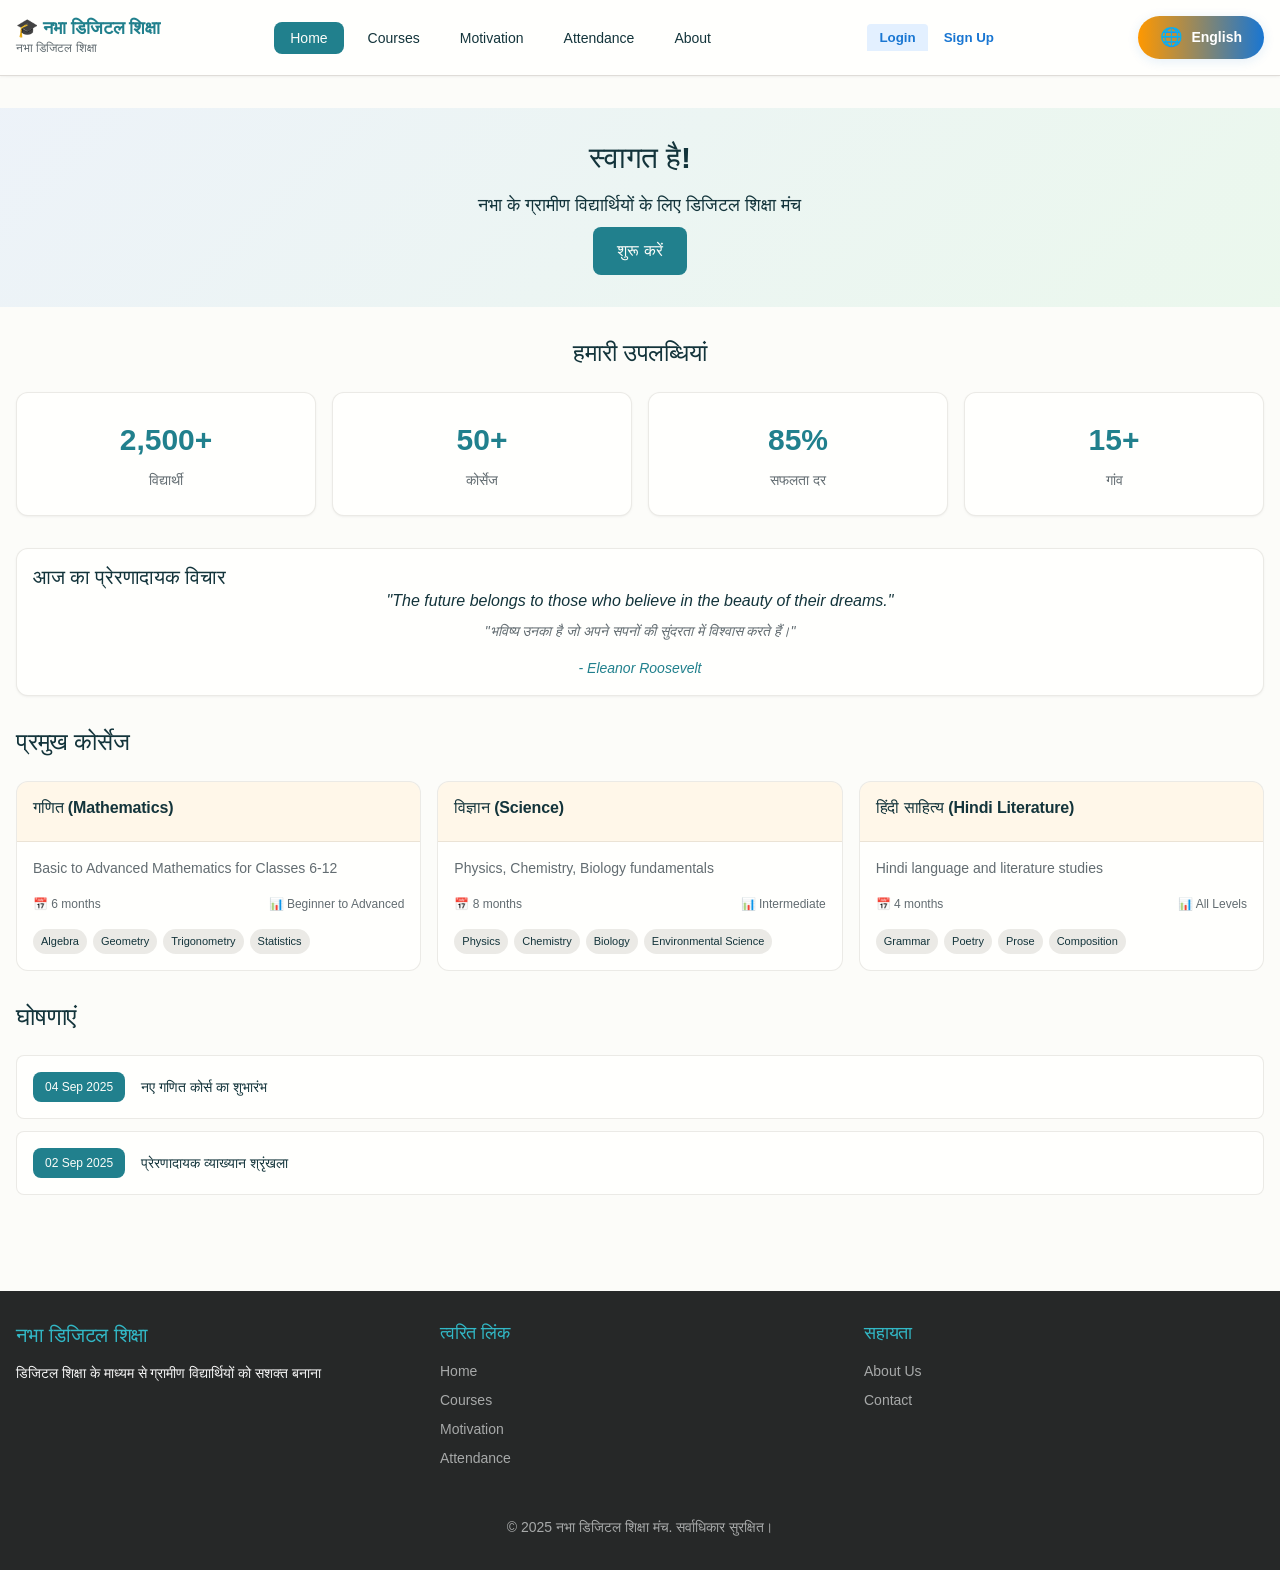
<file: index.html>
<!DOCTYPE html>
<html lang="hi">
<head>
    <meta charset="UTF-8">
    <meta name="viewport" content="width=device-width, initial-scale=1.0">
    <title>Digital Learning Platform - Nabha Rural Students</title>
    <link rel="stylesheet" href="style.css">
</head>
<body>
    <!-- Header -->
    <header class="header">
        <div class="container">
            <div class="header-content">
                <div class="logo">
                    <h2 class="lang-hi">🎓 नभा डिजिटल शिक्षा</h2>
                    <h2 class="lang-en" style="display:none;">🎓 Nabha Digital Learning</h2>
                    <p class="lang-hi">नभा डिजिटल शिक्षा</p>
                    <p class="lang-en" style="display:none;">Nabha Digital Learning</p>
                </div>
                <nav class="nav">
                    <button class="nav-item active" data-section="home">Home</button>
                    <button class="nav-item" data-section="courses">Courses</button>
                    <button class="nav-item" data-section="motivation">Motivation</button>
                    <button class="nav-item" data-section="attendance">Attendance</button>
                    <button class="nav-item" data-section="about">About</button>
                </nav>
                <!-- Login/Sign Up Section Start -->
                <div class="auth-section" id="authSection">
                    <button id="showLogin" class="auth-btn active">Login</button>
                    <button id="showSignUp" class="auth-btn">Sign Up</button>
                    <div class="auth-dropdown">
                        <button type="button" id="closeAuthDropdown" class="btn btn--small" style="float:right;margin-bottom:8px;">✕</button>
                        <form id="studentLoginForm" style="display:block;">
                            <input type="text" id="loginName" placeholder="Name" required class="auth-input">
                            <input type="password" id="loginPassword" placeholder="Password" required class="auth-input">
                            <button type="submit" class="btn btn--primary btn--small">Login</button>
                        </form>
                        <form id="studentSignUpForm" style="display:none;">
                            <input type="text" id="signupName" placeholder="Name" required class="auth-input">
                            <input type="text" id="signupClass" placeholder="Class" required class="auth-input">
                            <input type="password" id="signupPassword" placeholder="Password" required class="auth-input">
                            <button type="submit" class="btn btn--primary btn--small">Sign Up</button>
                        </form>
                        <div id="loginStatus"></div>
                    </div>
                </div>
                <!-- Login/Sign Up Section End -->
                <button id="langSwitchBtn" class="btn btn--lang-switch" style="margin-left:16px;">
                    <span id="langIcon">🌐</span>
                    <span id="langText">English</span>
                </button>
            </div>
        </div>
    </header>

    <!-- Main Content -->
    <main class="main">
        <!-- Home Section -->
        <section id="home" class="section active">
            <div class="hero">
                <div class="container">
                    <div class="hero-content">
                        <h1 class="lang-hi">स्वागत है!</h1>
                        <h1 class="lang-en" style="display:none;">Welcome!</h1>
                        <p class="hero-subtitle lang-hi">नभा के ग्रामीण विद्यार्थियों के लिए डिजिटल शिक्षा मंच</p>
                        <p class="hero-subtitle lang-en" style="display:none;">Digital Learning Platform for Rural Students in Nabha</p>
                        <button class="btn btn--primary hero-cta lang-hi">शुरू करें</button>
                        <button class="btn btn--primary hero-cta lang-en" style="display:none;">Start Learning</button>
                    </div>
                </div>
            </div>

            <div class="container">
                <!-- Platform Stats -->
                <div class="stats-section">
                    <h2 class="lang-hi">हमारी उपलब्धियां</h2>
                    <h2 class="lang-en" style="display:none;">Our Achievements</h2>
                    <div class="stats-grid">
                        <div class="stat-card">
                            <div class="stat-number">2,500+</div>
                            <div class="stat-label lang-hi">विद्यार्थी</div>
                            <div class="stat-label lang-en" style="display:none;">Students</div>
                        </div>
                        <div class="stat-card">
                            <div class="stat-number">50+</div>
                            <div class="stat-label lang-hi">कोर्सेज</div>
                            <div class="stat-label lang-en" style="display:none;">Courses</div>
                        </div>
                        <div class="stat-card">
                            <div class="stat-number">85%</div>
                            <div class="stat-label lang-hi">सफलता दर</div>
                            <div class="stat-label lang-en" style="display:none;">Success Rate</div>
                        </div>
                        <div class="stat-card">
                            <div class="stat-number">15+</div>
                            <div class="stat-label lang-hi">गांव</div>
                            <div class="stat-label lang-en" style="display:none;">Villages</div>
                        </div>
                    </div>
                </div>

                <!-- Daily Quote -->
                <div class="daily-quote-section">
                    <div class="card">
                        <div class="card__body">
                            <h3 class="lang-hi">आज का प्रेरणादायक विचार</h3>
                            <h3 class="lang-en" style="display:none;">Quote of the Day</h3>
                            <blockquote id="dailyQuote" class="quote">
                                <p class="quote-text lang-hi"></p>
                                <p class="quote-text lang-en" style="display:none;"></p>
                                <cite class="quote-author"></cite>
                            </blockquote>
                        </div>
                    </div>
                </div>

                <!-- Featured Courses -->
                <div class="featured-courses">
                    <h2 class="lang-hi">प्रमुख कोर्सेज</h2>
                    <h2 class="lang-en" style="display:none;">Featured Courses</h2>
                    <div class="courses-grid" id="featuredCoursesGrid"></div>
                </div>

                <!-- Announcements -->
                <div class="announcements">
                    <h2 class="lang-hi">घोषणाएं</h2>
                    <h2 class="lang-en" style="display:none;">Announcements</h2>
                    <div class="announcement-list">
                        <div class="announcement-item">
                            <div class="announcement-date">04 Sep 2025</div>
                            <div class="announcement-text lang-hi">नए गणित कोर्स का शुभारंभ</div>
                            <div class="announcement-text lang-en" style="display:none;">New Mathematics Course Launch</div>
                        </div>
                        <div class="announcement-item">
                            <div class="announcement-date">02 Sep 2025</div>
                            <div class="announcement-text lang-hi">प्रेरणादायक व्याख्यान श्रृंखला</div>
                            <div class="announcement-text lang-en" style="display:none;">Motivational Lecture Series</div>
                        </div> 
                    </div>
                </div>
            </div>
        </section>

        <!-- Courses Section -->
        <section id="courses" class="section">
            <div class="container">
                <h1 class="lang-hi">उपलब्ध कोर्सेज</h1>
                <h1 class="lang-en" style="display:none;">Available Courses</h1>
                <div class="courses-grid" id="coursesGrid"></div>
            </div>
        </section>

        <!-- Motivation Section -->
        <section id="motivation" class="section">
            <div class="container">
                <h1 class="lang-hi">प्रेरणा</h1>
                <h1 class="lang-en" style="display:none;">Motivation</h1>

                <!-- Daily Inspiration -->
                <div class="inspiration-section">
                    <div class="card">
                        <div class="card__body">
                            <h2 class="lang-hi">आज की प्रेरणा</h2>
                            <h2 class="lang-en" style="display:none;">Today's Inspiration</h2>
                            <div id="motivationalQuote"></div>
                            <button class="btn btn--secondary lang-hi" id="newQuoteBtn">नया उद्धरण</button>
                            <button class="btn btn--secondary lang-en" id="newQuoteBtn" style="display:none;">New Quote</button>
                        </div>
                    </div>
                </div>

                <!-- Video Lectures -->
                <div class="video-lectures">
                    <h2 class="lang-hi">प्रेरणादायक व्याख्यान</h2>
                    <h2 class="lang-en" style="display:none;">Motivational Lectures</h2>
                    <div class="video-grid" id="videoGrid"></div>
                </div>  

                <!-- Success Stories -->
                <div class="success-stories">
                    <h2 class="lang-hi">सफलता की कहानियां</h2>
                    <h2 class="lang-en" style="display:none;">Success Stories</h2>
                    <div class="stories-grid" id="storiesGrid"></div>
                </div>
            </div>
        </section>

        <!-- Attendance Section -->
        <section id="attendance" class="section">
            <div class="container">
                <h1 class="lang-hi">उपस्थिति</h1>
                <h1 class="lang-en" style="display:none;">Attendance</h1>

                <!-- Student Login -->
                <div class="attendance-login">
                    <div class="card">
                        <div class="card__body">
                            <h2 class="lang-hi">विद्यार्थी लॉगिन</h2>
                            <h2 class="lang-en" style="display:none;">Student Login</h2>
                            <form id="attendanceForm">
                                <div class="form-group">
                                    <label class="form-label lang-hi">नाम</label>
                                    <label class="form-label lang-en" style="display:none;">Name</label>
                                    <input type="text" class="form-control" id="studentName" required>
                                </div>
                                <div class="form-group">
                                    <label class="form-label lang-hi">कक्षा</label>
                                    <label class="form-label lang-en" style="display:none;">Class</label>
                                    <select class="form-control" id="studentClass" required>
                                        <option value="" class="lang-hi">कक्षा चुनें</option>
                                        <option value="" class="lang-en" style="display:none;">Select Class</option>
                                        <option value="6" class="lang-hi">कक्षा 6</option>
                                        <option value="6" class="lang-en" style="display:none;">Class 6</option>
                                        <option value="7" class="lang-hi">कक्षा 7</option>
                                        <option value="7" class="lang-en" style="display:none;">Class 7</option>
                                        <option value="8" class="lang-hi">कक्षा 8</option>
                                        <option value="8" class="lang-en" style="display:none;">Class 8</option>
                                        <option value="9" class="lang-hi">कक्षा 9</option>
                                        <option value="9" class="lang-en" style="display:none;">Class 9</option>
                                        <option value="10" class="lang-hi">कक्षा 10</option>
                                        <option value="10" class="lang-en" style="display:none;">Class 10</option>
                                        <option value="11" class="lang-hi">कक्षा 11</option>
                                        <option value="11" class="lang-en" style="display:none;">Class 11</option>
                                        <option value="12" class="lang-hi">कक्षा 12</option>
                                        <option value="12" class="lang-en" style="display:none;">Class 12</option>
                                    </select>
                                </div>
                                <div class="form-group">
                                    <label class="form-label lang-hi">विषय</label>
                                    <label class="form-label lang-en" style="display:none;">Subject</label>
                                    <select class="form-control" id="subjectSelect" required>
                                        <option value="" class="lang-hi">विषय चुनें</option>
                                        <option value="" class="lang-en" style="display:none;">Select Subject</option>
                                    </select>
                                </div>
                                <button type="submit" class="btn btn--primary btn--full-width lang-hi">उपस्थिति दर्ज करें</button>
                                <button type="submit" class="btn btn--primary btn--full-width lang-en" style="display:none;">Mark Attendance</button>
                            </form>
                        </div>
                    </div>
                </div>

                <!-- Attendance Summary -->
                <div class="attendance-summary" id="attendanceSummary" style="display: none;">
                    <div class="card">
                        <div class="card__body">
                            <h2 class="lang-hi">आज की उपस्थिति</h2>
                            <h2 class="lang-en" style="display:none;">Today's Attendance</h2>
                            <div class="attendance-info">
                                <div class="attendance-detail">
                                    <span class="label lang-hi">विद्यार्थी:</span>
                                    <span class="label lang-en" style="display:none;">Student:</span>
                                    <span id="attendeeInfo"></span>
                                </div>
                                <div class="attendance-detail">
                                    <span class="label lang-hi">समय:</span>
                                    <span class="label lang-en" style="display:none;">Time:</span>
                                    <span id="attendanceTime"></span>
                                </div>
                                <div class="status status--success lang-hi">उपस्थित</div>
                                <div class="status status--success lang-en" style="display:none;">Present</div>
                            </div>
                        </div>
                    </div>
                </div>

                <!-- Attendance Statistics -->
                <div class="attendance-stats">
                    <h2 class="lang-hi">उपस्थिति आंकड़े</h2>
                    <h2 class="lang-en" style="display:none;">Attendance Statistics</h2>
                    <div class="stats-cards">
                        <div class="stat-card">
                            <div class="stat-number" id="totalDays">0</div>
                            <div class="stat-label lang-hi">कुल दिन</div>
                            <div class="stat-label lang-en" style="display:none;">Total Days</div>
                        </div>
                        <div class="stat-card">
                            <div class="stat-number" id="presentDays">0</div>
                            <div class="stat-label lang-hi">उपस्थित दिन</div>
                            <div class="stat-label lang-en" style="display:none;">Present Days</div>
                        </div>
                        <div class="stat-card">
                            <div class="stat-number" id="attendancePercentage">0%</div>
                            <div class="stat-label lang-hi">प्रतिशत</div>
                            <div class="stat-label lang-en" style="display:none;">Percentage</div>
                        </div>
                    </div>
                </div>
            </div>
        </section>

        <!-- About Section -->
        <section id="about" class="section">
            <div class="container">
                <h1 class="lang-hi">हमारे बारे में</h1>
                <h1 class="lang-en" style="display:none;">About Us</h1>

                <div class="about-content">
                    <div class="card">
                        <div class="card__body">
                            <h2 class="lang-hi">हमारा मिशन</h2>
                            <h2 class="lang-en" style="display:none;">Our Mission</h2>
                            <p class="lang-hi">नभा और आसपास के ग्रामीण क्षेत्रों के विद्यार्थियों को गुणवत्तापूर्ण शिक्षा प्रदान करना और डिजिटल माध्यमों से शिक्षा के अवसरों में वृद्धि करना।</p>
                            <p class="lang-en" style="display:none;">To provide quality education to students in rural areas of Nabha and surrounding regions, enhancing educational opportunities through digital means.</p>
                        </div>
                    </div>

                    <div class="features-grid">
                        <div class="feature-card">
                            <div class="feature-icon">📚</div>
                            <h3 class="lang-hi">व्यापक पाठ्यक्रम</h3>
                            <h3 class="lang-en" style="display:none;">Comprehensive Curriculum</h3>
                            <p class="lang-hi">सभी विषयों के लिए विस्तृत पाठ्यक्रम</p>
                            <p class="lang-en" style="display:none;">Detailed curriculum for all subjects</p>
                        </div>
                        <div class="feature-card">
                            <div class="feature-icon">💡</div>
                            <h3 class="lang-hi">प्रेरणादायक सामग्री</h3>
                            <h3 class="lang-en" style="display:none;">Motivational Content</h3>
                            <p class="lang-hi">विद्यार्थियों के लिए प्रेरणादायक वीडियो और कहानियां</p>
                            <p class="lang-en" style="display:none;">Motivational videos and stories for students</p>
                        </div>
                        <div class="feature-card">
                            <div class="feature-icon">📊</div>
                            <h3 class="lang-hi">प्रगति ट्रैकिंग</h3>
                            <h3 class="lang-en" style="display:none;">Progress Tracking</h3>
                            <p class="lang-hi">शिक्षा में प्रगति की निगरानी</p>
                            <p class="lang-en" style="display:none;">Monitor progress in learning</p>
                        </div>
                        <div class="feature-card">
                            <div class="feature-icon">🤝</div>
                            <h3 class="lang-hi">समुदायिक सहयोग</h3>
                            <h3 class="lang-en" style="display:none;">Community Support</h3>
                            <p class="lang-hi">समुदाय के साथ सहयोग</p>
                            <p class="lang-en" style="display:none;">Collaboration with the community</p>
                        </div>
                    </div>

                    <div class="contact-info">
                        <div class="card">
                            <div class="card__body">
                                <h2 class="lang-hi">संपर्क करें</h2>
                                <h2 class="lang-en" style="display:none;">Contact Us</h2>
                                <div class="contact-details">
                                    <div class="contact-item">
                                        <span class="contact-icon">📍</span>
                                        <div>
                                            <strong class="lang-hi">पता:</strong>
                                            <strong class="lang-en" style="display:none;">Address:</strong><br>
                                            <span class="lang-hi">नभा डिजिटल शिक्षा केंद्र, नभा, पंजाब</span>
                                            <span class="lang-en" style="display:none;">Nabha Digital Learning Center, Nabha, Punjab</span>
                                        </div>
                                    </div>
                                    <div class="contact-item">
                                        <span class="contact-icon">📞</span>
                                        <div>
                                            <strong class="lang-hi">फोन:</strong>
                                            <strong class="lang-en" style="display:none;">Phone:</strong><br>
                                            +91-1765-XXXXXX
                                        </div>
                                    </div>
                                    <div class="contact-item">
                                        <span class="contact-icon">✉️</span>
                                        <div>
                                            <strong class="lang-hi">ईमेल:</strong>
                                            <strong class="lang-en" style="display:none;">Email:</strong><br>
                                            abangal2005@gmail.com
                                        </div>
                                    </div>
                                </div>
                            </div>
                        </div>
                    </div>
                </div>
            </div>
        </section>
    </main>

    <!-- Footer -->
    <footer class="footer">
        <div class="container">
            <div class="footer-content">
                <div class="footer-section">
                    <h3 class="lang-hi">नभा डिजिटल शिक्षा</h3>
                    <h3 class="lang-en" style="display:none;">Nabha Digital Learning</h3>
                    <p class="lang-hi">डिजिटल शिक्षा के माध्यम से ग्रामीण विद्यार्थियों को सशक्त बनाना</p>
                    <p class="lang-en" style="display:none;">Empowering rural students through digital learning</p>
                </div>
                <div class="footer-section">
                    <h4 class="lang-hi">त्वरित लिंक</h4>
                    <h4 class="lang-en" style="display:none;">Quick Links</h4>
                    <ul>
                        <li><a href="#home">Home</a></li>
                        <li><a href="#courses">Courses</a></li>
                        <li><a href="#motivation">Motivation</a></li>
                        <li><a href="#attendance">Attendance</a></li>
                    </ul>
                </div>
                <div class="footer-section">
                    <h4 class="lang-hi">सहायता</h4>
                    <h4 class="lang-en" style="display:none;">Support</h4>
                    <ul>
                        <li><a href="#about">About Us</a></li>
                        <li><a href="mailto:abangal2005@gmail.com">Contact</a></li>
                    </ul>
                </div>
            </div>
            <div class="footer-bottom">
                <p class="lang-hi">&copy; 2025 नभा डिजिटल शिक्षा मंच. सर्वाधिकार सुरक्षित।</p>
                <p class="lang-en" style="display:none;">&copy; 2025 Nabha Digital Learning Platform. All rights reserved.</p>
            </div>
        </div>
    </footer>

    <script src="app.js"></script>
    <script>
    document.getElementById('langSwitchBtn').addEventListener('click', function() {
        const isHindi = document.querySelector('.lang-hi').style.display !== 'none';
        document.querySelectorAll('.lang-hi').forEach(el => el.style.display = isHindi ? 'none' : '');
        document.querySelectorAll('.lang-en').forEach(el => el.style.display = isHindi ? '' : 'none');
        document.getElementById('langText').textContent = isHindi ? 'हिन्दी' : 'English';
        document.getElementById('langIcon').textContent = isHindi ? '🇮🇳' : '🇬🇧';
    });
    </script>
</body>
</html>
</file>
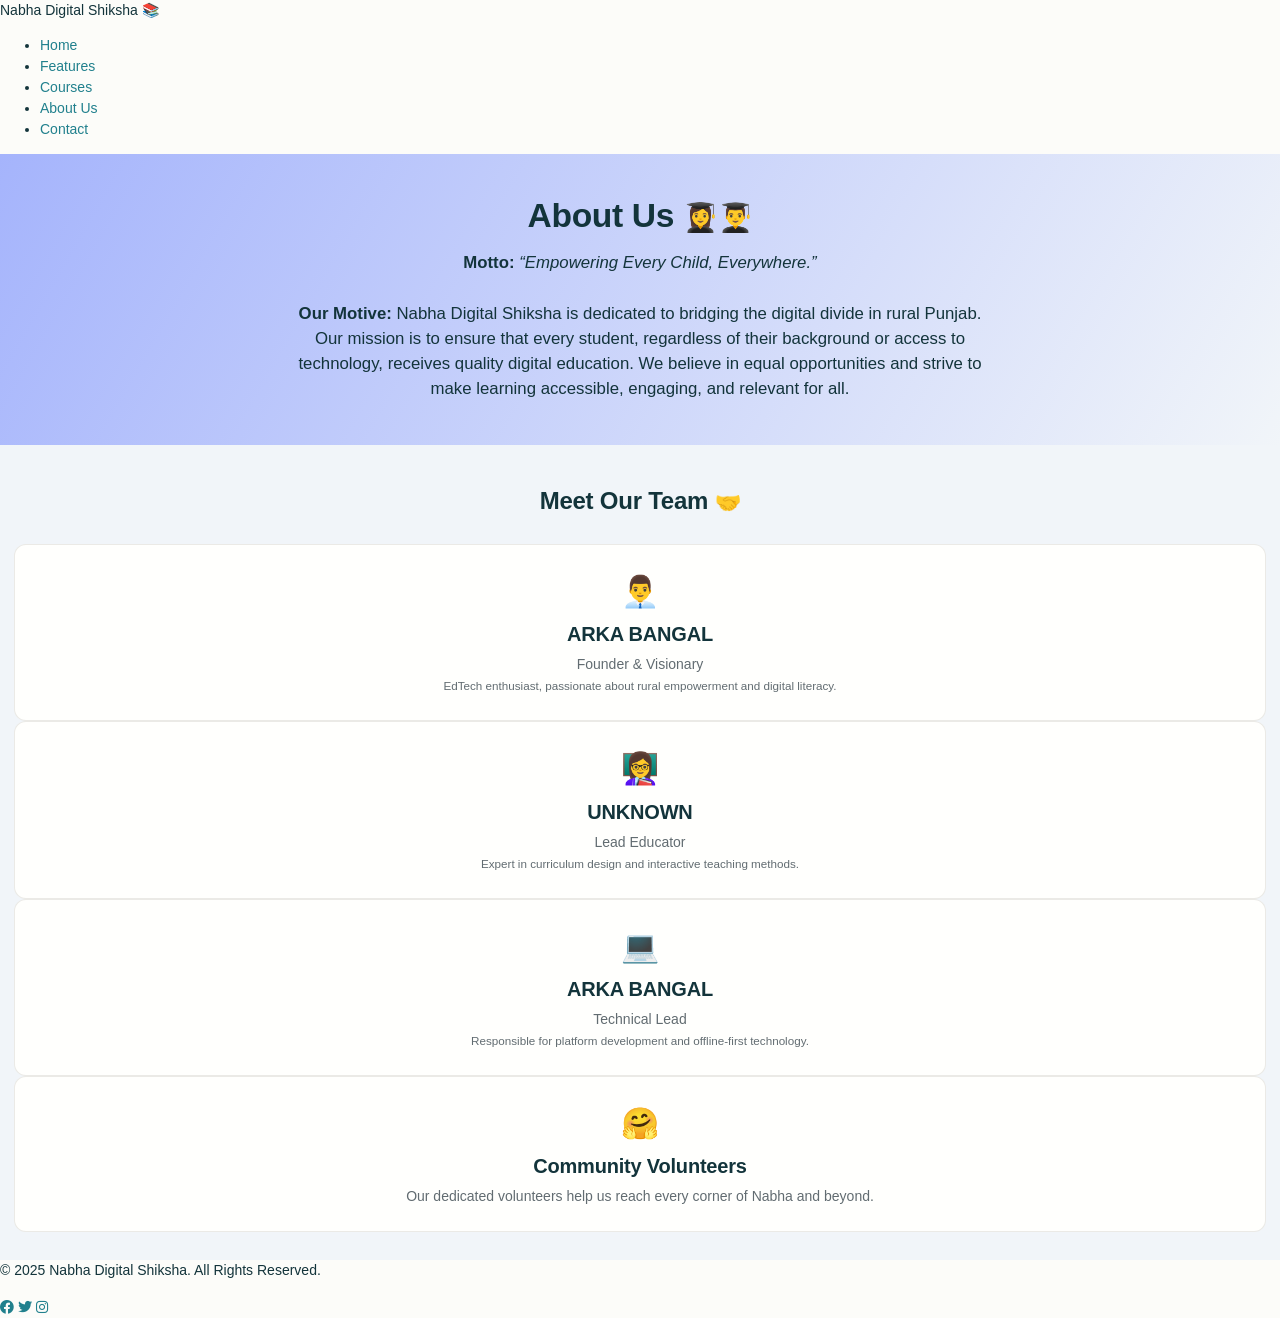
<file: about.html>
<!DOCTYPE html>
<html lang="en">
<head>
    <meta charset="UTF-8">
    <meta name="viewport" content="width=device-width, initial-scale=1.0">
    <title>About Us | Nabha Digital Shiksha</title>
    <link rel="stylesheet" href="style.css">
    <link rel="stylesheet" href="https://cdnjs.cloudflare.com/ajax/libs/font-awesome/6.0.0-beta3/css/all.min.css">
</head>
<body>
    <header>
        <nav>
            <div class="logo">Nabha Digital Shiksha 📚</div>
            <ul class="nav-links">
                <li><a href="index.html#hero">Home</a></li>
                <li><a href="index.html#features">Features</a></li>
                <li><a href="explore-courses.html">Courses</a></li>
                <li><a href="about.html" class="active">About Us</a></li>
                <li><a href="index.html#contact">Contact</a></li>
            </ul>
            <div class="burger" aria-label="Open navigation" tabindex="0">
                <div class="line1"></div>
                <div class="line2"></div>
                <div class="line3"></div>
            </div>
        </nav>
    </header>

    <main>
        <!-- Hero About Section -->
        <section id="about-hero" style="background: linear-gradient(120deg, #a5b4fc 0%, #f1f5f9 100%); padding: 3rem 1rem 2rem 1rem; text-align: center; position: relative; overflow: hidden;">
            <div style="max-width:700px;margin:0 auto;position:relative;z-index:1;">
                <h1 style="font-size:2.4rem;margin-bottom:1rem;animation:fadeInUp 1s both;">About Us <span style="font-size:2rem;">👩‍🎓👨‍🎓</span></h1>
                <p style="font-size:1.2rem;animation:fadeInUp 1.2s both;">
                    <strong>Motto:</strong> <em>“Empowering Every Child, Everywhere.”</em><br><br>
                    <strong>Our Motive:</strong> Nabha Digital Shiksha is dedicated to bridging the digital divide in rural Punjab. Our mission is to ensure that every student, regardless of their background or access to technology, receives quality digital education. We believe in equal opportunities and strive to make learning accessible, engaging, and relevant for all.
                </p>
            </div>
        </section>

        <!-- Team Section -->
        <section id="team" style="background: #f1f5f9; padding: 3rem 1rem 2rem 1rem;">
            <h2 style="text-align:center;margin-bottom:2rem;animation:fadeIn 1s both;">Meet Our Team <span style="font-size:1.5rem;">🤝</span></h2>
            <div class="features-container" style="justify-content: center;gap:2rem;flex-wrap:wrap;">
                <div class="feature-card team-card" style="animation:fadeInUp 1.1s both;">
                    <span style="font-size:2.2rem;display:block;margin-bottom:0.5rem;">👨‍💼</span>
                    <h3>ARKA BANGAL</h3>
                    <p>Founder & Visionary<br><small>EdTech enthusiast, passionate about rural empowerment and digital literacy.</small></p>
                </div>
                <div class="feature-card team-card" style="animation:fadeInUp 1.2s both;">
                    <span style="font-size:2.2rem;display:block;margin-bottom:0.5rem;">👩‍🏫</span>
                    <h3>UNKNOWN</h3>
                    <p>Lead Educator<br><small>Expert in curriculum design and interactive teaching methods.</small></p>
                </div>
                <div class="feature-card team-card" style="animation:fadeInUp 1.3s both;">
                    <span style="font-size:2.2rem;display:block;margin-bottom:0.5rem;">💻</span>
                    <h3>ARKA BANGAL</h3>
                    <p>Technical Lead<br><small>Responsible for platform development and offline-first technology.</small></p>
                </div>
                <div class="feature-card team-card" style="animation:fadeInUp 1.4s both;">
                    <span style="font-size:2.2rem;display:block;margin-bottom:0.5rem;">🤗</span>
                    <h3>Community Volunteers</h3>
                    <p>Our dedicated volunteers help us reach every corner of Nabha and beyond.</p>
                </div>
            </div>
        </section>
    </main>

    <footer>
        <p>&copy; 2025 Nabha Digital Shiksha. All Rights Reserved.</p>
        <div class="social-links">
            <a href="#" aria-label="Facebook"><i class="fab fa-facebook"></i></a>
            <a href="#" aria-label="Twitter"><i class="fab fa-twitter"></i></a>
            <a href="#" aria-label="Instagram"><i class="fab fa-instagram"></i></a>
        </div>
    </footer>
    <script>
    // Burger menu toggle
    const burger = document.querySelector('.burger');
    const navLinks = document.querySelector('.nav-links');
    burger.addEventListener('click', () => {
        navLinks.classList.toggle('active');
        burger.classList.toggle('toggle');
    });
    burger.addEventListener('keypress', (e) => {
        if(e.key === "Enter" || e.key === " ") burger.click();
    });
    // Accessibility: close nav on link click (mobile)
    document.querySelectorAll('.nav-links a').forEach(link => {
        link.addEventListener('click', () => {
            if(window.innerWidth < 700) {
                navLinks.classList.remove('active');
                burger.classList.remove('toggle');
            }
        });
    });
    </script>
</body>

</html>
</file>
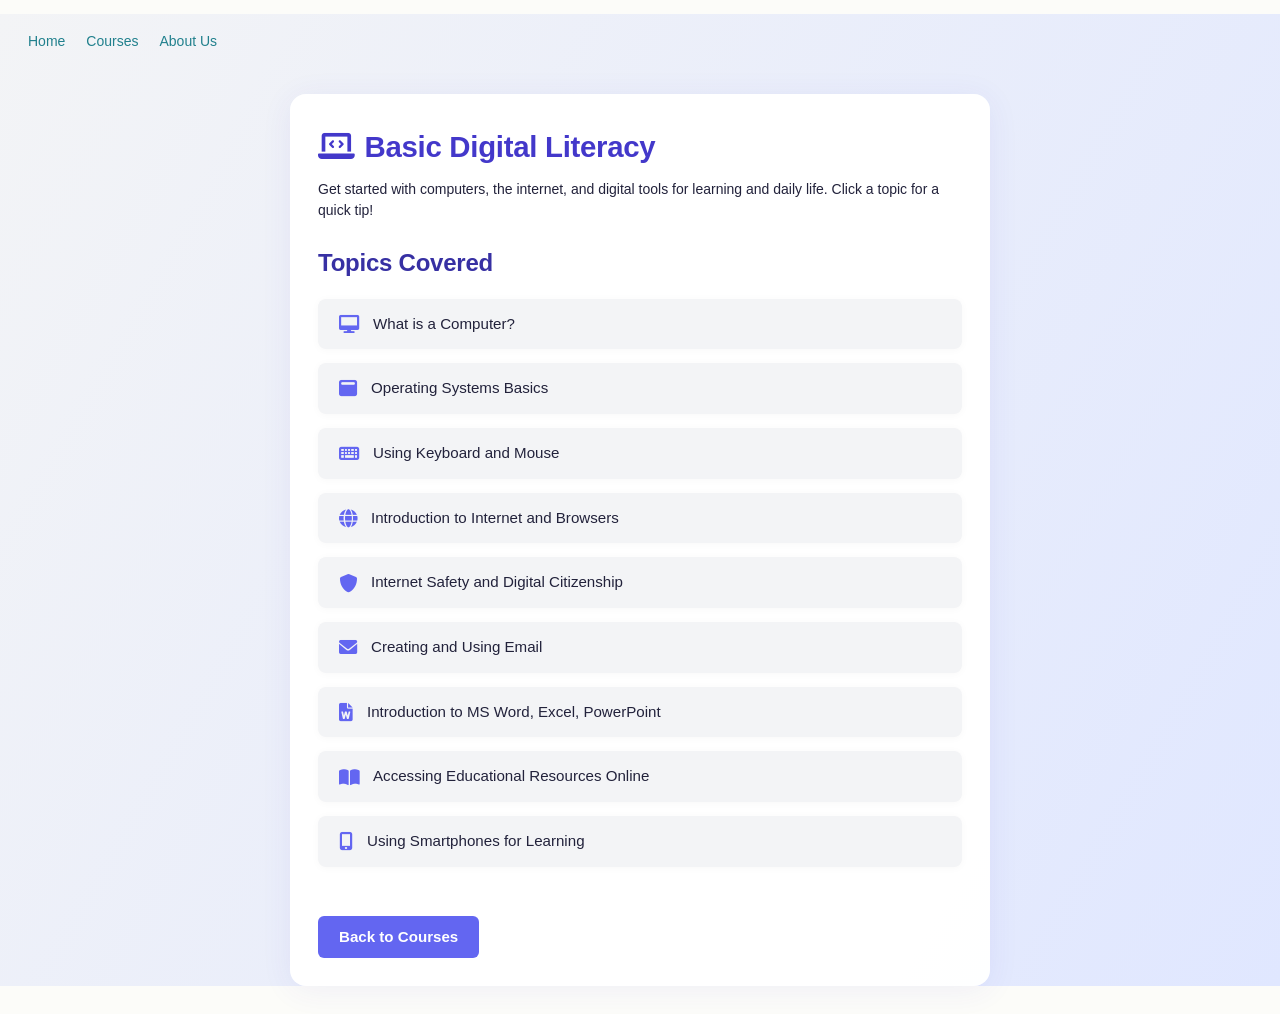
<file: digital-literacy.html>
<!DOCTYPE html>
<html lang="en">
<head>
    <meta charset="UTF-8">
    <title>Basic Digital Literacy | Nabha Digital Shiksha</title>
    <link rel="stylesheet" href="style.css">
    <link rel="stylesheet" href="https://cdnjs.cloudflare.com/ajax/libs/font-awesome/6.0.0-beta3/css/all.min.css">
    <style>
        body { font-family: 'Roboto', Arial, sans-serif; background: linear-gradient(120deg, #f3f4f6 0%, #e0e7ff 100%); color: #22223b; margin: 0;}
        .course-detail-section { max-width: 700px; margin: 2.5rem auto 2rem auto; background: rgba(255,255,255,0.97); border-radius: 16px; box-shadow: 0 4px 32px rgba(67,56,202,0.07); padding: 2.5rem 2rem 2rem 2rem; animation: fadeInUp 1s ease-out 0.2s forwards;}
        @keyframes fadeInUp { from { opacity: 0; transform: translateY(40px);} to { opacity: 1; transform: none;}}
        h1 { color: #4338ca; font-size: 2.1rem; font-family: 'Poppins', Arial, sans-serif; margin-bottom: 0.5em; display: flex; align-items: center; gap: 0.7rem;}
        h2 { color: #3730a3; font-family: 'Poppins', Arial, sans-serif; margin-top: 2rem;}
        ul.topic-list { margin: 1.5rem 0; padding: 0; list-style: none;}
        ul.topic-list li { background: #f3f4f6; margin-bottom: 1rem; border-radius: 8px; padding: 1rem 1.5rem; box-shadow: 0 1px 8px rgba(0,0,0,0.03); display: flex; align-items: center; gap: 1rem; font-size: 1.08rem; transition: background 0.3s, transform 0.2s; cursor: pointer;}
        ul.topic-list li:hover { background: #e0e7ff; transform: translateX(8px) scale(1.03);}
        ul.topic-list li i { color: #6366f1; font-size: 1.3rem;}
        .cta-button { margin-top: 2rem; background: #6366f1; color: #fff; border: none; border-radius: 6px; padding: 0.7rem 1.5rem; font-family: 'Poppins', Arial, sans-serif; font-weight: 600; font-size: 1.08rem; cursor: pointer; text-decoration: none; transition: background 0.2s, transform 0.2s; display: inline-block;}
        .cta-button:hover { background: #4338ca; transform: scale(1.05);}
        .tip { background: #e0e7ff; color: #3730a3; border-radius: 8px; padding: 0.8rem 1.2rem; margin: 1.5rem 0 0.5rem 0; font-size: 1rem; display: flex; align-items: center; gap: 0.7rem; animation: fadeInUp 1.2s;}
        .tip i { color: #6366f1; font-size: 1.2rem;}
        @media (max-width: 700px) { .course-detail-section { padding: 1.2rem 0.5rem;} ul.topic-list li { padding: 0.8rem 0.7rem; font-size: 1rem;}}
    </style>
</head>
<body>
    <header>
        <nav>
            <ul class="nav-links" style="display:flex;gap:1.5rem;list-style:none;padding:1.2rem 2rem 0.5rem 2rem;">
                <li><a href="index.html">Home</a></li>
                <li><a href="explore-courses.html">Courses</a></li>
                <li><a href="about.html">About Us</a></li>
            </ul>
        </nav>
    </header>
    <main>
        <section class="course-detail-section">
            <h1><i class="fas fa-laptop-code"></i> Basic Digital Literacy</h1>
            <p>Get started with computers, the internet, and digital tools for learning and daily life. Click a topic for a quick tip!</p>
            <div class="tip" id="tip-box" style="display:none;">
                <i class="fas fa-lightbulb"></i>
                <span id="tip-text"></span>
            </div>
            <h2>Topics Covered</h2>
            <ul class="topic-list">
                <li data-tip="A computer is an electronic device that processes information. Start by learning its basic parts: monitor, keyboard, mouse, CPU."><i class="fas fa-desktop"></i> What is a Computer?</li>
                <li data-tip="Windows and Android are common operating systems. Explore their icons and menus to get comfortable."><i class="fas fa-window-maximize"></i> Operating Systems Basics</li>
                <li data-tip="Practice typing and using the mouse to select, drag, and drop items on the screen."><i class="fas fa-keyboard"></i> Using Keyboard and Mouse</li>
                <li data-tip="Use browsers like Chrome or Firefox to search for information. Always check website addresses for safety."><i class="fas fa-globe"></i> Introduction to Internet and Browsers</li>
                <li data-tip="Never share your passwords. Avoid clicking on suspicious links or pop-ups."><i class="fas fa-shield-alt"></i> Internet Safety and Digital Citizenship</li>
                <li data-tip="Create a simple email address and remember your password. Use email to communicate with teachers and friends."><i class="fas fa-envelope"></i> Creating and Using Email</li>
                <li data-tip="MS Word helps you write documents, Excel is for tables and calculations, PowerPoint is for presentations."><i class="fas fa-file-word"></i> Introduction to MS Word, Excel, PowerPoint</li>
                <li data-tip="Websites like Wikipedia and YouTube are great for learning. Always use trusted sources."><i class="fas fa-book-open"></i> Accessing Educational Resources Online</li>
                <li data-tip="Smartphones can be used for learning apps and reading e-books. Use them wisely!"><i class="fas fa-mobile-alt"></i> Using Smartphones for Learning</li>
            </ul>
            <a href="explore-courses.html" class="cta-button">Back to Courses</a>
        </section>
    </main>
    <script>
        // Interactive tips for each topic
        const tips = document.querySelectorAll('.topic-list li');
        const tipBox = document.getElementById('tip-box');
        const tipText = document.getElementById('tip-text');
        tips.forEach(item => {
            item.addEventListener('click', () => {
                tipText.textContent = item.getAttribute('data-tip');
                tipBox.style.display = 'flex';
                tipBox.scrollIntoView({behavior:'smooth', block:'center'});
            });
        });
    </script>
</body>
</html>
</file>
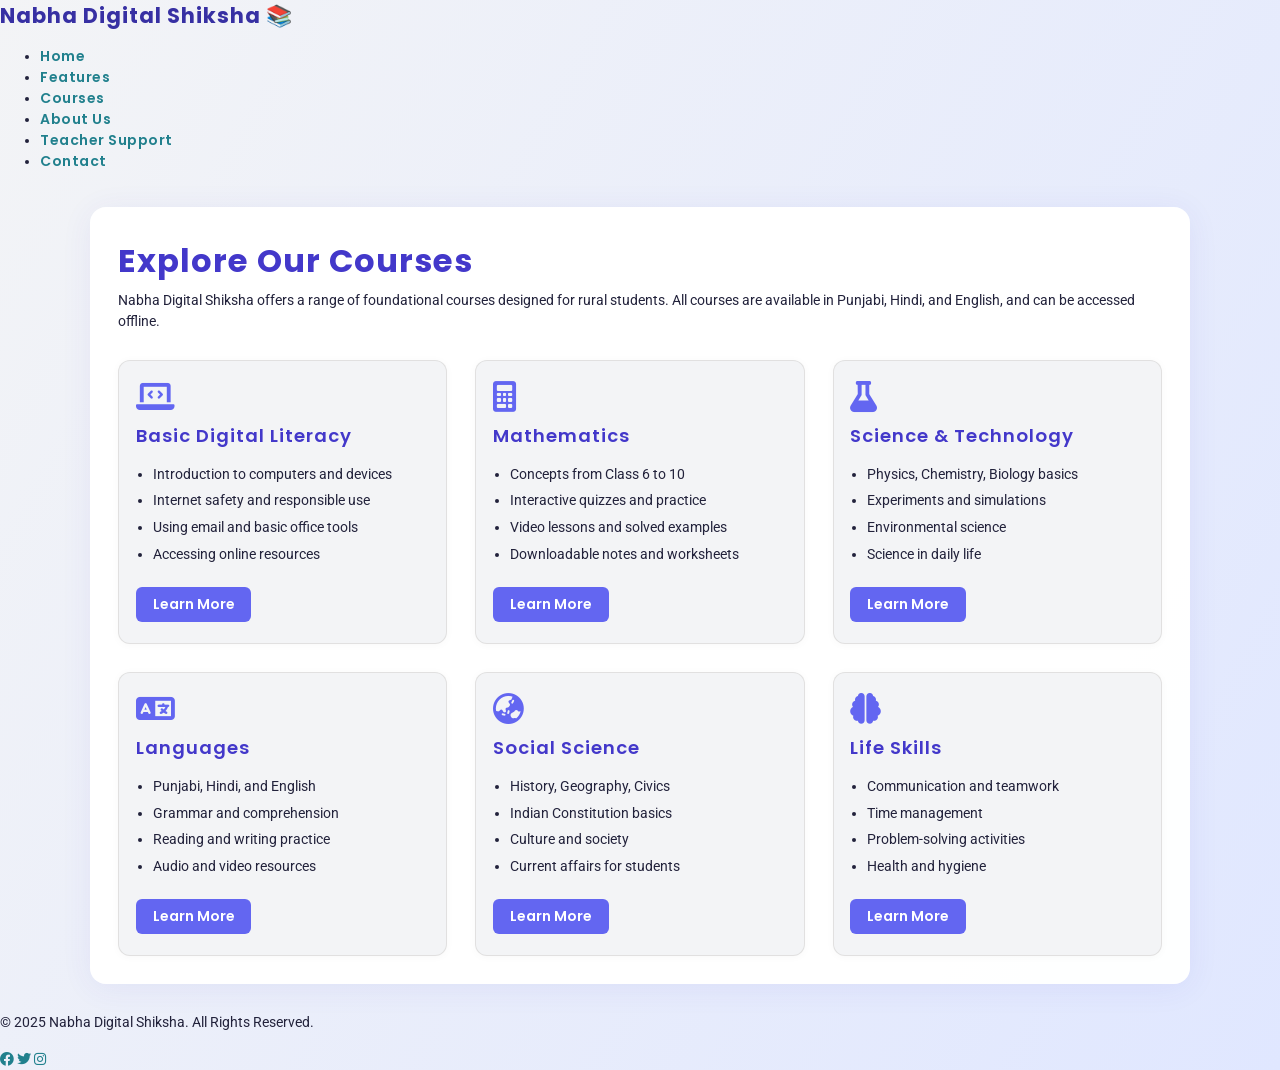
<file: explore-courses.html>
<!DOCTYPE html>
<html lang="en">
<head>
    <meta charset="UTF-8">
    <meta name="viewport" content="width=device-width, initial-scale=1.0">
    <title>Explore Courses | Nabha Digital Shiksha</title>
    <link rel="stylesheet" href="style.css">
    <link rel="stylesheet" href="https://cdnjs.cloudflare.com/ajax/libs/font-awesome/6.0.0-beta3/css/all.min.css">
    <link href="https://fonts.googleapis.com/css2?family=Poppins:wght@600;700&family=Roboto:wght@400;500&display=swap" rel="stylesheet">
    <style>
        body {
            font-family: 'Roboto', Arial, sans-serif;
            background: linear-gradient(120deg, #f3f4f6 0%, #e0e7ff 100%);
            color: #22223b;
            margin: 0;
        }
        h1, h2, h3, .logo {
            font-family: 'Poppins', Arial, sans-serif;
            letter-spacing: 1px;
        }
        h1 {
            color: #4338ca;
            font-size: 2.3rem;
            font-weight: 700;
            margin-bottom: 0.3em;
        }
        h2 {
            color: #3730a3;
            font-weight: 600;
            margin-top: 2rem;
        }
        .logo {
            font-size: 1.5rem;
            font-weight: 700;
            color: #3730a3;
        }
        nav ul.nav-links li a {
            font-family: 'Poppins', Arial, sans-serif;
            font-weight: 600;
            letter-spacing: 0.5px;
        }
        .courses-section {
            max-width: 1100px;
            margin: 2.5rem auto 2rem auto;
            background: rgba(255,255,255,0.97);
            border-radius: 16px;
            box-shadow: 0 4px 32px rgba(67,56,202,0.07);
            padding: 2.5rem 2rem 2rem 2rem;
            animation: fadeInUp 1s ease-out 0.2s forwards;
        }
        @keyframes fadeInUp {
            from { opacity: 0; transform: translateY(40px);}
            to { opacity: 1; transform: none;}
        }
        .course-list {
            display: flex;
            flex-wrap: wrap;
            gap: 2rem;
            margin-top: 2rem;
        }
        .course-card {
            background: #f3f4f6;
            border-radius: 12px;
            box-shadow: 0 1px 8px rgba(0,0,0,0.03);
            flex: 1 1 300px;
            min-width: 270px;
            max-width: 340px;
            padding: 1.5rem 1.2rem;
            display: flex;
            flex-direction: column;
            align-items: flex-start;
            transition: background 0.3s, box-shadow 0.3s;
        }
        .course-card:hover {
            background: #e0e7ff;
            box-shadow: 0 4px 16px rgba(67,56,202,0.10);
        }
        .course-card i {
            font-size: 2.2rem;
            color: #6366f1;
            margin-bottom: 0.7rem;
        }
        .course-card h3 {
            margin: 0.2rem 0 0.7rem 0;
            color: #4338ca;
            font-size: 1.3rem;
        }
        .course-card ul {
            margin: 0.5rem 0 0 1.2rem;
            padding: 0;
        }
        .course-card li {
            margin-bottom: 0.4rem;
            font-size: 1rem;
        }
        .course-card .course-btn {
            margin-top: 1.2rem;
            background: #6366f1;
            color: #fff;
            border: none;
            border-radius: 6px;
            padding: 0.5rem 1.2rem;
            font-family: 'Poppins', Arial, sans-serif;
            font-weight: 600;
            font-size: 1rem;
            cursor: pointer;
            text-decoration: none;
            transition: background 0.2s;
        }
        .course-card .course-btn:hover {
            background: #4338ca;
        }
        @media (max-width: 900px) {
            .course-list {
                flex-direction: column;
                gap: 1.5rem;
            }
        }
    </style>
</head>
<body>
    <header>
        <nav>
            <div class="logo">Nabha Digital Shiksha 📚</div>
            <ul class="nav-links">
                <li><a href="index.html">Home</a></li>
                <li><a href="index.html#features">Features</a></li>
                <li><a href="explore-courses.html">Courses</a></li>
                <li><a href="about.html">About Us</a></li>
                <li><a href="teacher-support.html">Teacher Support</a></li>
                <li><a href="index.html#contact">Contact</a></li>
            </ul>
            <div class="burger" aria-label="Open navigation" tabindex="0">
                <div class="line1"></div>
                <div class="line2"></div>
                <div class="line3"></div>
            </div>
        </nav>
    </header>

    <main>
        <section class="courses-section">
            <h1>Explore Our Courses</h1>
            <p>
                Nabha Digital Shiksha offers a range of foundational courses designed for rural students. All courses are available in Punjabi, Hindi, and English, and can be accessed offline.
            </p>
            <div class="course-list">
                <div class="course-card">
                    <i class="fas fa-laptop-code"></i>
                    <h3>Basic Digital Literacy</h3>
                    <ul>
                        <li>Introduction to computers and devices</li>
                        <li>Internet safety and responsible use</li>
                        <li>Using email and basic office tools</li>
                        <li>Accessing online resources</li>
                    </ul>
                    <a href="digital-literacy.html" class="course-btn">Learn More</a>
                </div>
                <div class="course-card">
                    <i class="fas fa-calculator"></i>
                    <h3>Mathematics</h3>
                    <ul>
                        <li>Concepts from Class 6 to 10</li>
                        <li>Interactive quizzes and practice</li>
                        <li>Video lessons and solved examples</li>
                        <li>Downloadable notes and worksheets</li>
                    </ul>
                    <a href="mathematics.html" class="course-btn">Learn More</a>
                </div>
                <div class="course-card">
                    <i class="fas fa-flask"></i>
                    <h3>Science & Technology</h3>
                    <ul>
                        <li>Physics, Chemistry, Biology basics</li>
                        <li>Experiments and simulations</li>
                        <li>Environmental science</li>
                        <li>Science in daily life</li>
                    </ul>
                    <a href="science.html" class="course-btn">Learn More</a>
                </div>
                <div class="course-card">
                    <i class="fas fa-language"></i>
                    <h3>Languages</h3>
                    <ul>
                        <li>Punjabi, Hindi, and English</li>
                        <li>Grammar and comprehension</li>
                        <li>Reading and writing practice</li>
                        <li>Audio and video resources</li>
                    </ul>
                    <a href="languages.html" class="course-btn">Learn More</a>
                </div>
                <div class="course-card">
                    <i class="fas fa-globe-asia"></i>
                    <h3>Social Science</h3>
                    <ul>
                        <li>History, Geography, Civics</li>
                        <li>Indian Constitution basics</li>
                        <li>Culture and society</li>
                        <li>Current affairs for students</li>
                    </ul>
                    <a href="social-science.html" class="course-btn">Learn More</a>
                </div>
                <div class="course-card">
                    <i class="fas fa-brain"></i>
                    <h3>Life Skills</h3>
                    <ul>
                        <li>Communication and teamwork</li>
                        <li>Time management</li>
                        <li>Problem-solving activities</li>
                        <li>Health and hygiene</li>
                    </ul>
                    <a href="life-skills.html" class="course-btn">Learn More</a>
                </div>
            </div>
        </section>
    </main>

    <footer>
        <p>&copy; 2025 Nabha Digital Shiksha. All Rights Reserved.</p>
        <div class="social-links">
            <a href="#" aria-label="Facebook"><i class="fab fa-facebook"></i></a>
            <a href="#" aria-label="Twitter"><i class="fab fa-twitter"></i></a>
            <a href="#" aria-label="Instagram"><i class="fab fa-instagram"></i></a>
        </div>
    </footer>
    <script>
    // Burger menu toggle
    const burger = document.querySelector('.burger');
    const navLinks = document.querySelector('.nav-links');
    burger.addEventListener('click', () => {
        navLinks.classList.toggle('active');
        burger.classList.toggle('toggle');
    });
    burger.addEventListener('keypress', (e) => {
        if(e.key === "Enter" || e.key === " ") burger.click();
    });
    // Accessibility: close nav on link click (mobile)
    document.querySelectorAll('.nav-links a').forEach(link => {
        link.addEventListener('click', () => {
            if(window.innerWidth < 700) {
                navLinks.classList.remove('active');
                burger.classList.remove('toggle');
            }
        });
    });
    </script>
</body>
</html>
</file>
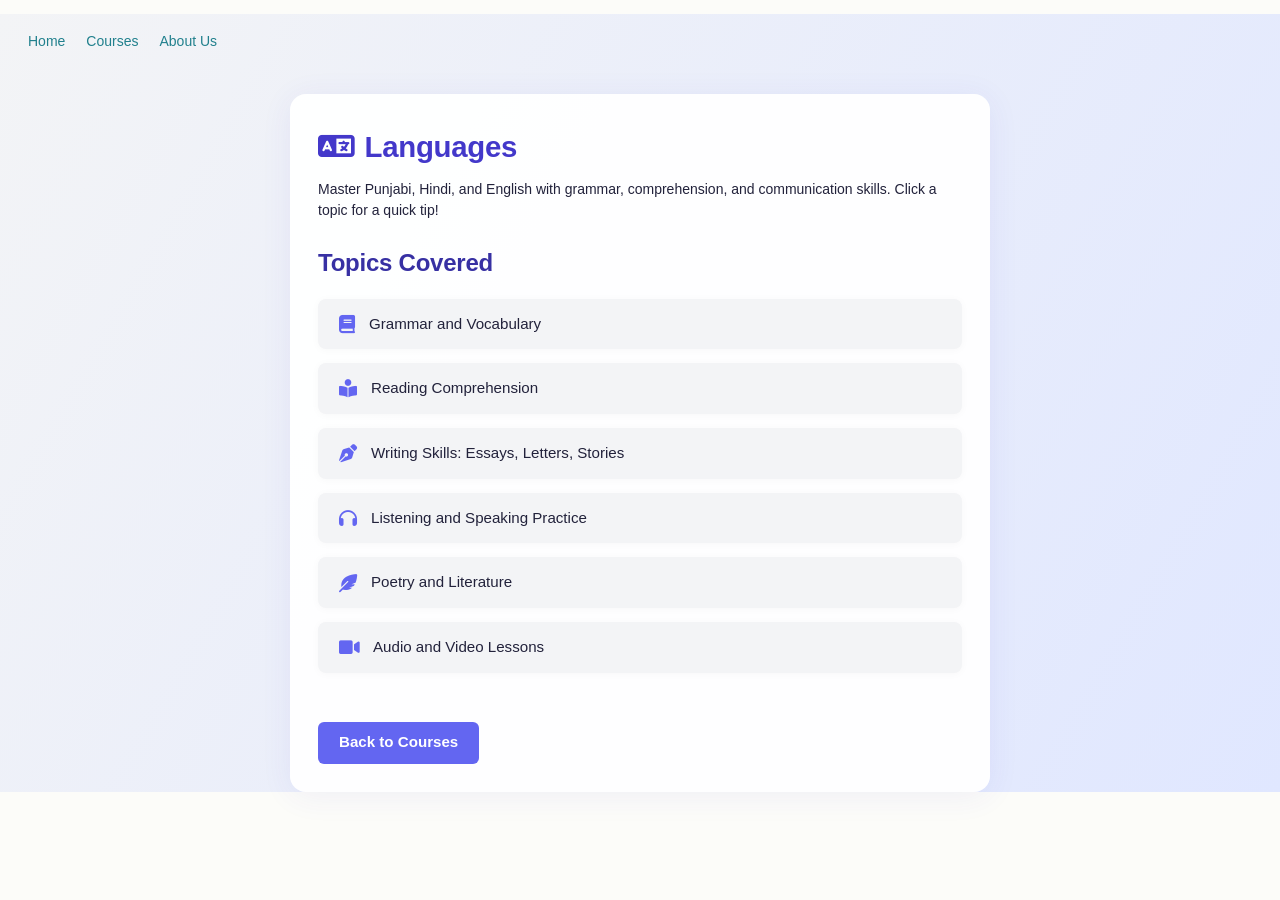
<file: languages.html>
<!DOCTYPE html>
<html lang="en">
<head>
    <meta charset="UTF-8">
    <title>Languages | Nabha Digital Shiksha</title>
    <link rel="stylesheet" href="style.css">
    <link rel="stylesheet" href="https://cdnjs.cloudflare.com/ajax/libs/font-awesome/6.0.0-beta3/css/all.min.css">
    <style>
        body { font-family: 'Roboto', Arial, sans-serif; background: linear-gradient(120deg, #f3f4f6 0%, #e0e7ff 100%); color: #22223b; margin: 0;}
        .course-detail-section { max-width: 700px; margin: 2.5rem auto 2rem auto; background: rgba(255,255,255,0.97); border-radius: 16px; box-shadow: 0 4px 32px rgba(67,56,202,0.07); padding: 2.5rem 2rem 2rem 2rem; animation: fadeInUp 1s ease-out 0.2s forwards;}
        @keyframes fadeInUp { from { opacity: 0; transform: translateY(40px);} to { opacity: 1; transform: none;}}
        h1 { color: #4338ca; font-size: 2.1rem; font-family: 'Poppins', Arial, sans-serif; margin-bottom: 0.5em; display: flex; align-items: center; gap: 0.7rem;}
        h2 { color: #3730a3; font-family: 'Poppins', Arial, sans-serif; margin-top: 2rem;}
        ul.topic-list { margin: 1.5rem 0; padding: 0; list-style: none;}
        ul.topic-list li { background: #f3f4f6; margin-bottom: 1rem; border-radius: 8px; padding: 1rem 1.5rem; box-shadow: 0 1px 8px rgba(0,0,0,0.03); display: flex; align-items: center; gap: 1rem; font-size: 1.08rem; transition: background 0.3s, transform 0.2s; cursor: pointer;}
        ul.topic-list li:hover { background: #e0e7ff; transform: translateX(8px) scale(1.03);}
        ul.topic-list li i { color: #6366f1; font-size: 1.3rem;}
        .cta-button { margin-top: 2rem; background: #6366f1; color: #fff; border: none; border-radius: 6px; padding: 0.7rem 1.5rem; font-family: 'Poppins', Arial, sans-serif; font-weight: 600; font-size: 1.08rem; cursor: pointer; text-decoration: none; transition: background 0.2s, transform 0.2s; display: inline-block;}
        .cta-button:hover { background: #4338ca; transform: scale(1.05);}
        .tip { background: #e0e7ff; color: #3730a3; border-radius: 8px; padding: 0.8rem 1.2rem; margin: 1.5rem 0 0.5rem 0; font-size: 1rem; display: flex; align-items: center; gap: 0.7rem; animation: fadeInUp 1.2s;}
        .tip i { color: #6366f1; font-size: 1.2rem;}
        @media (max-width: 700px) { .course-detail-section { padding: 1.2rem 0.5rem;} ul.topic-list li { padding: 0.8rem 0.7rem; font-size: 1rem;}}
    </style>
</head>
<body>
    <header>
        <nav>
            <ul class="nav-links" style="display:flex;gap:1.5rem;list-style:none;padding:1.2rem 2rem 0.5rem 2rem;">
                <li><a href="index.html">Home</a></li>
                <li><a href="explore-courses.html">Courses</a></li>
                <li><a href="about.html">About Us</a></li>
            </ul>
        </nav>
    </header>
    <main>
        <section class="course-detail-section">
            <h1><i class="fas fa-language"></i> Languages</h1>
            <p>Master Punjabi, Hindi, and English with grammar, comprehension, and communication skills. Click a topic for a quick tip!</p>
            <div class="tip" id="tip-box" style="display:none;">
                <i class="fas fa-lightbulb"></i>
                <span id="tip-text"></span>
            </div>
            <h2>Topics Covered</h2>
            <ul class="topic-list">
                <li data-tip="Learn new words daily and use them in sentences to improve your vocabulary."><i class="fas fa-book"></i> Grammar and Vocabulary</li>
                <li data-tip="Read short stories and answer questions to practice comprehension."><i class="fas fa-book-reader"></i> Reading Comprehension</li>
                <li data-tip="Write essays and letters on familiar topics to improve your writing skills."><i class="fas fa-pen-nib"></i> Writing Skills: Essays, Letters, Stories</li>
                <li data-tip="Listen to audio lessons and practice speaking with friends or family."><i class="fas fa-headphones"></i> Listening and Speaking Practice</li>
                <li data-tip="Read poems and stories aloud to enjoy literature and improve pronunciation."><i class="fas fa-feather-alt"></i> Poetry and Literature</li>
                <li data-tip="Watch educational videos to understand pronunciation and usage."><i class="fas fa-video"></i> Audio and Video Lessons</li>
            </ul>
            <a href="explore-courses.html" class="cta-button">Back to Courses</a>
        </section>
    </main>
    <script>
        // Interactive tips for each topic
        const tips = document.querySelectorAll('.topic-list li');
        const tipBox = document.getElementById('tip-box');
        const tipText = document.getElementById('tip-text');
        tips.forEach(item => {
            item.addEventListener('click', () => {
                tipText.textContent = item.getAttribute('data-tip');
                tipBox.style.display = 'flex';
                tipBox.scrollIntoView({behavior:'smooth', block:'center'});
            });
        });
    </script>
</body>
</html>
</file>
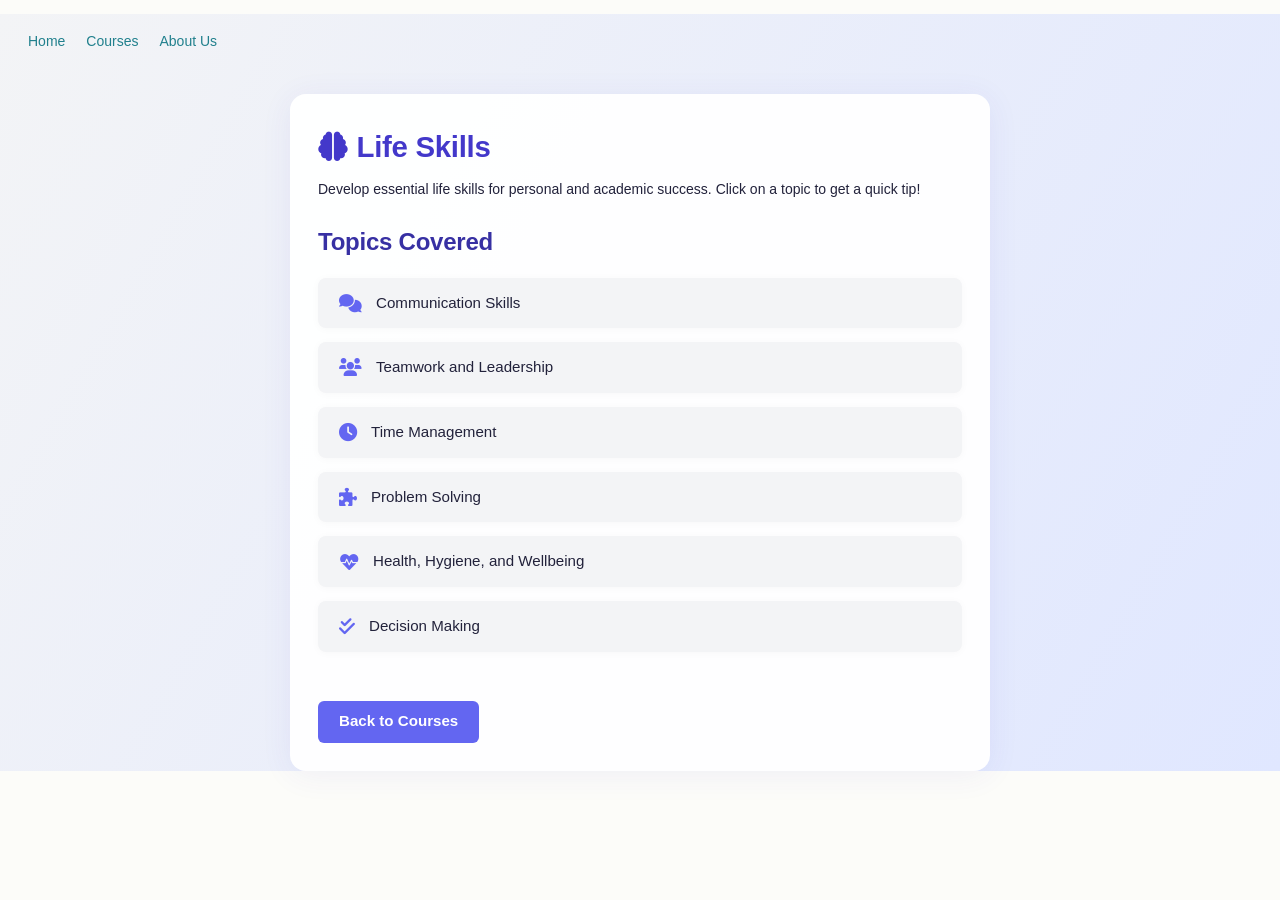
<file: life-skills.html>
<!DOCTYPE html>
<html lang="en">
<head>
    <meta charset="UTF-8">
    <title>Life Skills | Nabha Digital Shiksha</title>
    <link rel="stylesheet" href="style.css">
    <link rel="stylesheet" href="https://cdnjs.cloudflare.com/ajax/libs/font-awesome/6.0.0-beta3/css/all.min.css">
    <style>
        body {
            font-family: 'Roboto', Arial, sans-serif;
            background: linear-gradient(120deg, #f3f4f6 0%, #e0e7ff 100%);
            color: #22223b;
            margin: 0;
        }
        .course-detail-section {
            max-width: 700px;
            margin: 2.5rem auto 2rem auto;
            background: rgba(255,255,255,0.97);
            border-radius: 16px;
            box-shadow: 0 4px 32px rgba(67,56,202,0.07);
            padding: 2.5rem 2rem 2rem 2rem;
            animation: fadeInUp 1s ease-out 0.2s forwards;
        }
        @keyframes fadeInUp {
            from { opacity: 0; transform: translateY(40px);}
            to { opacity: 1; transform: none;}
        }
        h1 {
            color: #4338ca;
            font-size: 2.1rem;
            font-family: 'Poppins', Arial, sans-serif;
            margin-bottom: 0.5em;
            display: flex;
            align-items: center;
            gap: 0.7rem;
        }
        h2 {
            color: #3730a3;
            font-family: 'Poppins', Arial, sans-serif;
            margin-top: 2rem;
        }
        ul.topic-list {
            margin: 1.5rem 0;
            padding: 0;
            list-style: none;
        }
        ul.topic-list li {
            background: #f3f4f6;
            margin-bottom: 1rem;
            border-radius: 8px;
            padding: 1rem 1.5rem;
            box-shadow: 0 1px 8px rgba(0,0,0,0.03);
            display: flex;
            align-items: center;
            gap: 1rem;
            font-size: 1.08rem;
            transition: background 0.3s, transform 0.2s;
            cursor: pointer;
        }
        ul.topic-list li:hover {
            background: #e0e7ff;
            transform: translateX(8px) scale(1.03);
        }
        ul.topic-list li i {
            color: #6366f1;
            font-size: 1.3rem;
        }
        .cta-button {
            margin-top: 2rem;
            background: #6366f1;
            color: #fff;
            border: none;
            border-radius: 6px;
            padding: 0.7rem 1.5rem;
            font-family: 'Poppins', Arial, sans-serif;
            font-weight: 600;
            font-size: 1.08rem;
            cursor: pointer;
            text-decoration: none;
            transition: background 0.2s, transform 0.2s;
            display: inline-block;
        }
        .cta-button:hover {
            background: #4338ca;
            transform: scale(1.05);
        }
        .tip {
            background: #e0e7ff;
            color: #3730a3;
            border-radius: 8px;
            padding: 0.8rem 1.2rem;
            margin: 1.5rem 0 0.5rem 0;
            font-size: 1rem;
            display: flex;
            align-items: center;
            gap: 0.7rem;
            animation: fadeInUp 1.2s;
        }
        .tip i {
            color: #6366f1;
            font-size: 1.2rem;
        }
        @media (max-width: 700px) {
            .course-detail-section {
                padding: 1.2rem 0.5rem;
            }
            ul.topic-list li {
                padding: 0.8rem 0.7rem;
                font-size: 1rem;
            }
        }
    </style>
</head>
<body>
    <header>
        <nav>
            <ul class="nav-links" style="display:flex;gap:1.5rem;list-style:none;padding:1.2rem 2rem 0.5rem 2rem;">
                <li><a href="index.html">Home</a></li>
                <li><a href="explore-courses.html">Courses</a></li>
                <li><a href="about.html">About Us</a></li>
            </ul>
        </nav>
    </header>
    <main>
        <section class="course-detail-section">
            <h1><i class="fas fa-brain"></i> Life Skills</h1>
            <p>Develop essential life skills for personal and academic success. Click on a topic to get a quick tip!</p>
            <div class="tip" id="tip-box" style="display:none;">
                <i class="fas fa-lightbulb"></i>
                <span id="tip-text"></span>
            </div>
            <h2>Topics Covered</h2>
            <ul class="topic-list">
                <li data-tip="Practice active listening and express your thoughts clearly for better communication."><i class="fas fa-comments"></i> Communication Skills</li>
                <li data-tip="Work together, respect others' ideas, and take initiative to be a good team player and leader."><i class="fas fa-users"></i> Teamwork and Leadership</li>
                <li data-tip="Prioritize your tasks and use a timetable to manage your time efficiently."><i class="fas fa-clock"></i> Time Management</li>
                <li data-tip="Break problems into smaller steps and think of different solutions before choosing the best one."><i class="fas fa-puzzle-piece"></i> Problem Solving</li>
                <li data-tip="Maintain personal hygiene and eat healthy to stay fit and focused."><i class="fas fa-heartbeat"></i> Health, Hygiene, and Wellbeing</li>
                <li data-tip="Think about the pros and cons before making any important decision."><i class="fas fa-check-double"></i> Decision Making</li>
            </ul>
            <a href="explore-courses.html" class="cta-button">Back to Courses</a>
        </section>
    </main>
    <script>
        // Interactive tips for each topic
        const tips = document.querySelectorAll('.topic-list li');
        const tipBox = document.getElementById('tip-box');
        const tipText = document.getElementById('tip-text');
        tips.forEach(item => {
            item.addEventListener('click', () => {
                tipText.textContent = item.getAttribute('data-tip');
                tipBox.style.display = 'flex';
                tipBox.scrollIntoView({behavior:'smooth', block:'center'});
            });
        });
    </script>
</body>
</html>
</file>
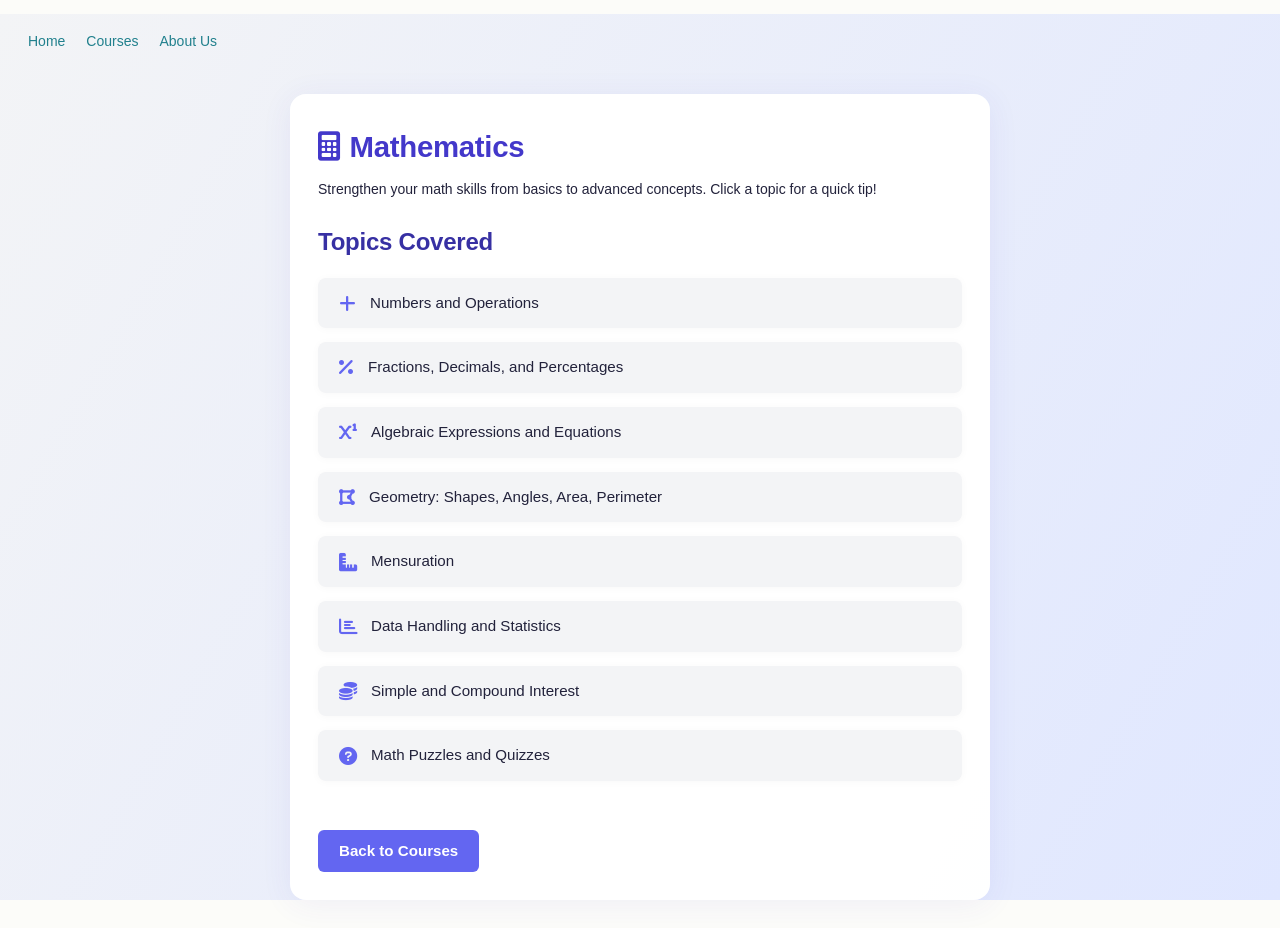
<file: mathematics.html>
<!DOCTYPE html>
<html lang="en">
<head>
    <meta charset="UTF-8">
    <title>Mathematics | Nabha Digital Shiksha</title>
    <link rel="stylesheet" href="style.css">
    <link rel="stylesheet" href="https://cdnjs.cloudflare.com/ajax/libs/font-awesome/6.0.0-beta3/css/all.min.css">
    <style>
        body { font-family: 'Roboto', Arial, sans-serif; background: linear-gradient(120deg, #f3f4f6 0%, #e0e7ff 100%); color: #22223b; margin: 0;}
        .course-detail-section { max-width: 700px; margin: 2.5rem auto 2rem auto; background: rgba(255,255,255,0.97); border-radius: 16px; box-shadow: 0 4px 32px rgba(67,56,202,0.07); padding: 2.5rem 2rem 2rem 2rem; animation: fadeInUp 1s ease-out 0.2s forwards;}
        @keyframes fadeInUp { from { opacity: 0; transform: translateY(40px);} to { opacity: 1; transform: none;}}
        h1 { color: #4338ca; font-size: 2.1rem; font-family: 'Poppins', Arial, sans-serif; margin-bottom: 0.5em; display: flex; align-items: center; gap: 0.7rem;}
        h2 { color: #3730a3; font-family: 'Poppins', Arial, sans-serif; margin-top: 2rem;}
        ul.topic-list { margin: 1.5rem 0; padding: 0; list-style: none;}
        ul.topic-list li { background: #f3f4f6; margin-bottom: 1rem; border-radius: 8px; padding: 1rem 1.5rem; box-shadow: 0 1px 8px rgba(0,0,0,0.03); display: flex; align-items: center; gap: 1rem; font-size: 1.08rem; transition: background 0.3s, transform 0.2s; cursor: pointer;}
        ul.topic-list li:hover { background: #e0e7ff; transform: translateX(8px) scale(1.03);}
        ul.topic-list li i { color: #6366f1; font-size: 1.3rem;}
        .cta-button { margin-top: 2rem; background: #6366f1; color: #fff; border: none; border-radius: 6px; padding: 0.7rem 1.5rem; font-family: 'Poppins', Arial, sans-serif; font-weight: 600; font-size: 1.08rem; cursor: pointer; text-decoration: none; transition: background 0.2s, transform 0.2s; display: inline-block;}
        .cta-button:hover { background: #4338ca; transform: scale(1.05);}
        .tip { background: #e0e7ff; color: #3730a3; border-radius: 8px; padding: 0.8rem 1.2rem; margin: 1.5rem 0 0.5rem 0; font-size: 1rem; display: flex; align-items: center; gap: 0.7rem; animation: fadeInUp 1.2s;}
        .tip i { color: #6366f1; font-size: 1.2rem;}
        @media (max-width: 700px) { .course-detail-section { padding: 1.2rem 0.5rem;} ul.topic-list li { padding: 0.8rem 0.7rem; font-size: 1rem;}}
    </style>
</head>
<body>
    <header>
        <nav>
            <ul class="nav-links" style="display:flex;gap:1.5rem;list-style:none;padding:1.2rem 2rem 0.5rem 2rem;">
                <li><a href="index.html">Home</a></li>
                <li><a href="explore-courses.html">Courses</a></li>
                <li><a href="about.html">About Us</a></li>
            </ul>
        </nav>
    </header>
    <main>
        <section class="course-detail-section">
            <h1><i class="fas fa-calculator"></i> Mathematics</h1>
            <p>Strengthen your math skills from basics to advanced concepts. Click a topic for a quick tip!</p>
            <div class="tip" id="tip-box" style="display:none;">
                <i class="fas fa-lightbulb"></i>
                <span id="tip-text"></span>
            </div>
            <h2>Topics Covered</h2>
            <ul class="topic-list">
                <li data-tip="Practice addition, subtraction, multiplication, and division daily for a strong foundation."><i class="fas fa-plus"></i> Numbers and Operations</li>
                <li data-tip="Visual aids like pie charts help understand fractions and percentages better."><i class="fas fa-percentage"></i> Fractions, Decimals, and Percentages</li>
                <li data-tip="Use real-life examples to understand algebraic expressions and equations."><i class="fas fa-superscript"></i> Algebraic Expressions and Equations</li>
                <li data-tip="Draw shapes and measure angles using a protractor for hands-on learning."><i class="fas fa-draw-polygon"></i> Geometry: Shapes, Angles, Area, Perimeter</li>
                <li data-tip="Remember formulas for area and volume; practice with real objects."><i class="fas fa-ruler-combined"></i> Mensuration</li>
                <li data-tip="Collect and organize data using tables and graphs for better understanding."><i class="fas fa-chart-bar"></i> Data Handling and Statistics</li>
                <li data-tip="Understand the difference between simple and compound interest with examples."><i class="fas fa-coins"></i> Simple and Compound Interest</li>
                <li data-tip="Solve math puzzles and quizzes to make learning fun and challenging."><i class="fas fa-question-circle"></i> Math Puzzles and Quizzes</li>
            </ul>
            <a href="explore-courses.html" class="cta-button">Back to Courses</a>
        </section>
    </main>
    <script>
        // Interactive tips for each topic
        const tips = document.querySelectorAll('.topic-list li');
        const tipBox = document.getElementById('tip-box');
        const tipText = document.getElementById('tip-text');
        tips.forEach(item => {
            item.addEventListener('click', () => {
                tipText.textContent = item.getAttribute('data-tip');
                tipBox.style.display = 'flex';
                tipBox.scrollIntoView({behavior:'smooth', block:'center'});
            });
        });
    </script>
</body>
</html>
</file>
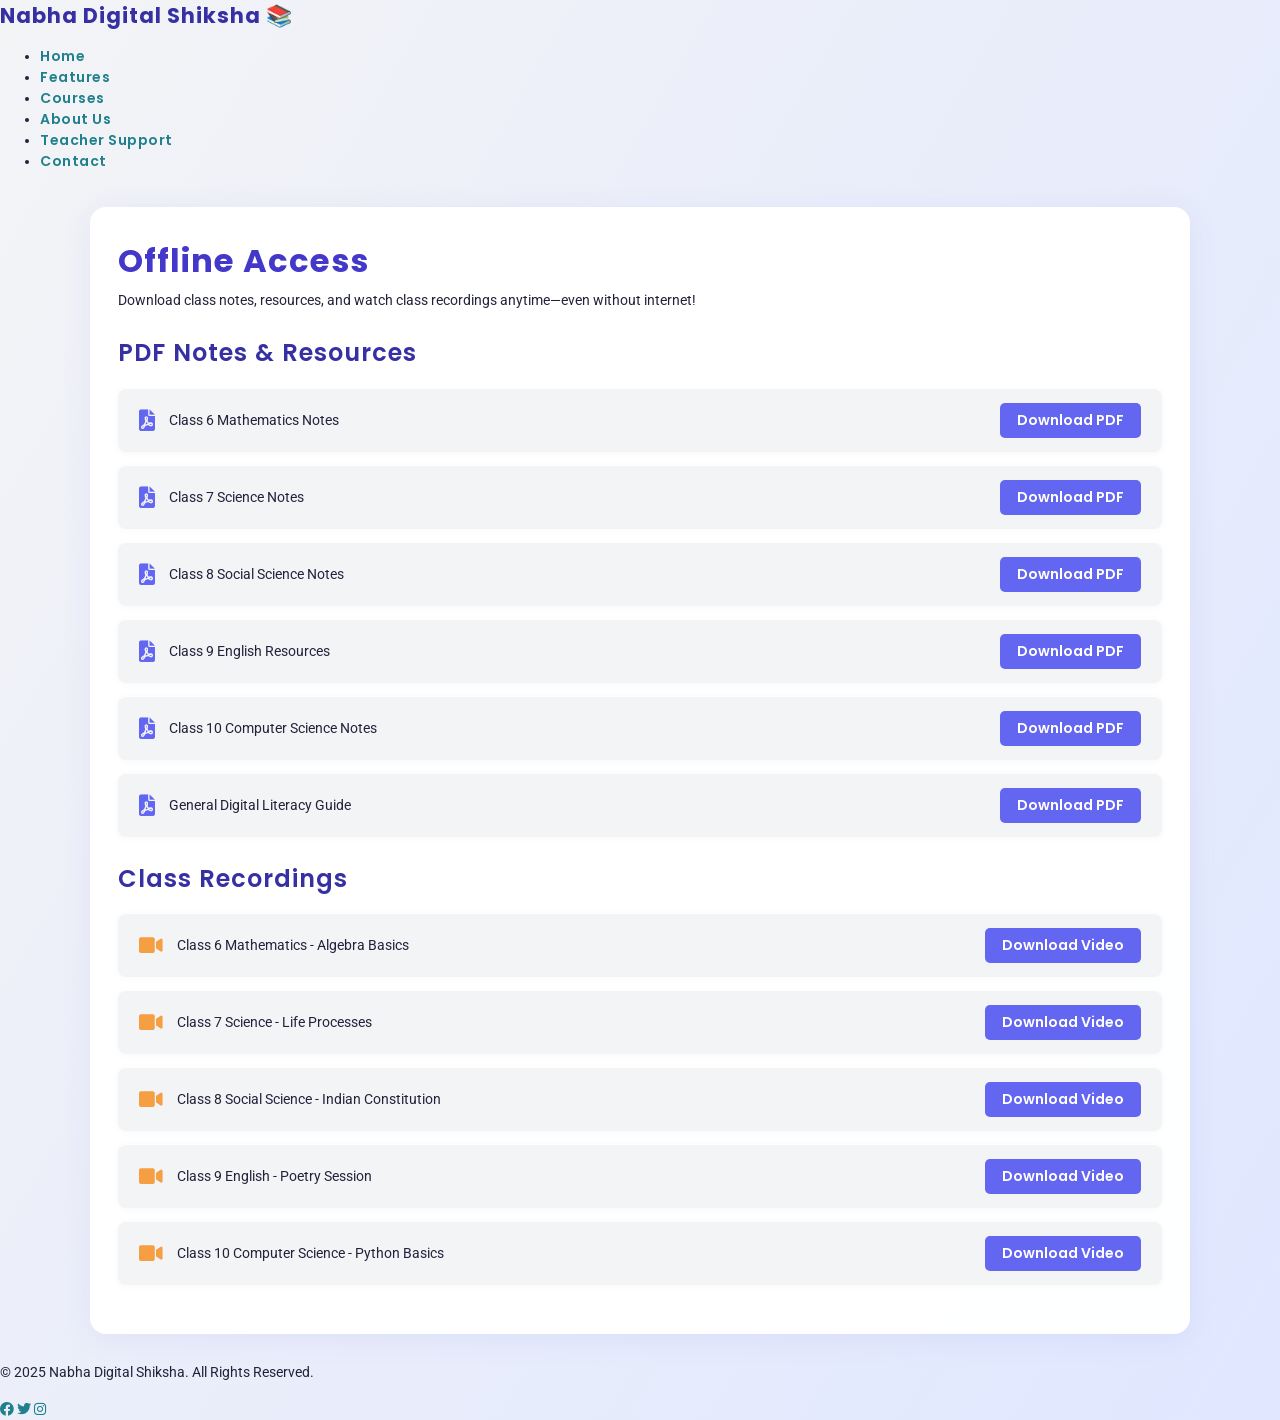
<file: offline-access.html>
<!DOCTYPE html>
<html lang="en">
<head>
    <meta charset="UTF-8">
    <meta name="viewport" content="width=device-width, initial-scale=1.0">
    <title>Offline Access | Nabha Digital Shiksha</title>
    <link rel="stylesheet" href="style.css">
    <link rel="stylesheet" href="https://cdnjs.cloudflare.com/ajax/libs/font-awesome/6.0.0-beta3/css/all.min.css">
    <!-- Google Fonts -->
    <link href="https://fonts.googleapis.com/css2?family=Poppins:wght@600;700&family=Roboto:wght@400;500&display=swap" rel="stylesheet">
    <style>
        body {
            font-family: 'Roboto', Arial, sans-serif;
            background: linear-gradient(120deg, #f3f4f6 0%, #e0e7ff 100%);
            color: #22223b;
            margin: 0;
        }
        h1, h2, h3, .logo {
            font-family: 'Poppins', Arial, sans-serif;
            letter-spacing: 1px;
        }
        h1 {
            color: #4338ca;
            font-size: 2.3rem;
            font-weight: 700;
            margin-bottom: 0.3em;
        }
        h2 {
            color: #3730a3;
            font-weight: 600;
            margin-top: 2rem;
        }
        .logo {
            font-size: 1.5rem;
            font-weight: 700;
            color: #3730a3;
        }
        nav ul.nav-links li a {
            font-family: 'Poppins', Arial, sans-serif;
            font-weight: 600;
            letter-spacing: 0.5px;
        }
        .offline-section {
            max-width: 1100px;
            margin: 2.5rem auto 2rem auto;
            background: rgba(255,255,255,0.97);
            border-radius: 16px;
            box-shadow: 0 4px 32px rgba(67,56,202,0.07);
            padding: 2.5rem 2rem 2rem 2rem;
            animation: fadeInUp 1s ease-out 0.2s forwards;
        }
        @keyframes fadeInUp {
            from { opacity: 0; transform: translateY(40px);}
            to { opacity: 1; transform: none;}
        }
        .resource-list {
            margin: 1.5rem 0;
            padding: 0;
            list-style: none;
        }
        .resource-list li {
            background: #f3f4f6;
            margin-bottom: 1rem;
            border-radius: 8px;
            padding: 1rem 1.5rem;
            box-shadow: 0 1px 8px rgba(0,0,0,0.03);
            display: flex;
            align-items: center;
            justify-content: space-between;
            transition: background 0.3s;
        }
        .resource-list li:hover {
            background: #e0e7ff;
        }
        .resource-info {
            display: flex;
            align-items: center;
            gap: 1rem;
        }
        .resource-info i {
            color: #6366f1;
            font-size: 1.5rem;
        }
        .download-btn, .watch-btn {
            background: #6366f1;
            color: #fff;
            border: none;
            border-radius: 5px;
            padding: 0.5rem 1.2rem;
            font-family: 'Poppins', Arial, sans-serif;
            font-weight: 600;
            font-size: 1rem;
            cursor: pointer;
            transition: background 0.2s;
            text-decoration: none;
            display: inline-block;
        }
        .download-btn:hover, .watch-btn:hover {
            background: #4338ca;
        }
        .recordings-list {
            margin: 1.5rem 0;
            padding: 0;
            list-style: none;
        }
        .recordings-list li {
            background: #f3f4f6;
            margin-bottom: 1rem;
            border-radius: 8px;
            padding: 1rem 1.5rem;
            box-shadow: 0 1px 8px rgba(0,0,0,0.03);
            display: flex;
            align-items: center;
            justify-content: space-between;
            transition: background 0.3s;
        }
        .recordings-list li:hover {
            background: #e0e7ff;
        }
        .recording-info {
            display: flex;
            align-items: center;
            gap: 1rem;
        }
        .recording-info i {
            color: #f59e42;
            font-size: 1.5rem;
        }
        @media (max-width: 700px) {
            .offline-section {
                padding: 1.2rem 0.5rem;
            }
            .resource-list li, .recordings-list li {
                flex-direction: column;
                align-items: flex-start;
                gap: 0.7rem;
                padding: 1rem 0.7rem;
            }
        }
    </style>
</head>
<body>
    <header>
        <nav>
            <div class="logo">Nabha Digital Shiksha 📚</div>
            <ul class="nav-links">
                <li><a href="index.html">Home</a></li>
                <li><a href="index.html#features">Features</a></li>
                <li><a href="explore-courses.html">Courses</a></li>
                <li><a href="about.html">About Us</a></li>
                <li><a href="teacher-support.html">Teacher Support</a></li>
                <li><a href="index.html#contact">Contact</a></li>
            </ul>
            <div class="burger" aria-label="Open navigation" tabindex="0">
                <div class="line1"></div>
                <div class="line2"></div>
                <div class="line3"></div>
            </div>
        </nav>
    </header>

    <main>
        <section class="offline-section">
            <h1>Offline Access</h1>
            <p>
                Download class notes, resources, and watch class recordings anytime—even without internet!
            </p>

            <h2>PDF Notes & Resources</h2>
            <ul class="resource-list">
                <li>
                    <div class="resource-info">
                        <i class="fas fa-file-pdf"></i>
                        <span>Class 6 Mathematics Notes</span>
                    </div>
                    <a class="download-btn" href="index_page_lab ECE,pdf.pdf" download>Download PDF</a>
                </li>
                <li>
                    <div class="resource-info">
                        <i class="fas fa-file-pdf"></i>
                        <span>Class 7 Science Notes</span>
                    </div>
                    <a class="download-btn" href="resources/class7-science.pdf" download>Download PDF</a>
                </li>
                <li>
                    <div class="resource-info">
                        <i class="fas fa-file-pdf"></i>
                        <span>Class 8 Social Science Notes</span>
                    </div>
                    <a class="download-btn" href="resources/class8-social.pdf" download>Download PDF</a>
                </li>
                <li>
                    <div class="resource-info">
                        <i class="fas fa-file-pdf"></i>
                        <span>Class 9 English Resources</span>
                    </div>
                    <a class="download-btn" href="resources/class9-english.pdf" download>Download PDF</a>
                </li>
                <li>
                    <div class="resource-info">
                        <i class="fas fa-file-pdf"></i>
                        <span>Class 10 Computer Science Notes</span>
                    </div>
                    <a class="download-btn" href="resources/class10-computer.pdf" download>Download PDF</a>
                </li>
                <li>
                    <div class="resource-info">
                        <i class="fas fa-file-pdf"></i>
                        <span>General Digital Literacy Guide</span>
                    </div>
                    <a class="download-btn" href="resources/digital-literacy.pdf" download>Download PDF</a>
                </li>
            </ul>

            <h2>Class Recordings</h2>
            <ul class="recordings-list">
                <li>
                    <div class="recording-info">
                        <i class="fas fa-video"></i>
                        <span>Class 6 Mathematics - Algebra Basics</span>
                    </div>
                    <a class="watch-btn" href="recordings/class6-math-algebra.mp4" download>Download Video</a>
                </li>
                <li>
                    <div class="recording-info">
                        <i class="fas fa-video"></i>
                        <span>Class 7 Science - Life Processes</span>
                    </div>
                    <a class="watch-btn" href="recordings/class7-science-life.mp4" download>Download Video</a>
                </li>
                <li>
                    <div class="recording-info">
                        <i class="fas fa-video"></i>
                        <span>Class 8 Social Science - Indian Constitution</span>
                    </div>
                    <a class="watch-btn" href="recordings/class8-social-constitution.mp4" download>Download Video</a>
                </li>
                <li>
                    <div class="recording-info">
                        <i class="fas fa-video"></i>
                        <span>Class 9 English - Poetry Session</span>
                    </div>
                    <a class="watch-btn" href="recordings/class9-english-poetry.mp4" download>Download Video</a>
                </li>
                <li>
                    <div class="recording-info">
                        <i class="fas fa-video"></i>
                        <span>Class 10 Computer Science - Python Basics</span>
                    </div>
                    <a class="watch-btn" href="recordings/class10-computer-python.mp4" download>Download Video</a>
                </li>
            </ul>
        </section>
    </main>

    <footer>
        <p>&copy; 2025 Nabha Digital Shiksha. All Rights Reserved.</p>
        <div class="social-links">
            <a href="#" aria-label="Facebook"><i class="fab fa-facebook"></i></a>
            <a href="#" aria-label="Twitter"><i class="fab fa-twitter"></i></a>
            <a href="#" aria-label="Instagram"><i class="fab fa-instagram"></i></a>
        </div>
    </footer>
    <script>
    // Burger menu toggle
    const burger = document.querySelector('.burger');
    const navLinks = document.querySelector('.nav-links');
    burger.addEventListener('click', () => {
        navLinks.classList.toggle('active');
        burger.classList.toggle('toggle');
    });
    burger.addEventListener('keypress', (e) => {
        if(e.key === "Enter" || e.key === " ") burger.click();
    });
    // Accessibility: close nav on link click (mobile)
    document.querySelectorAll('.nav-links a').forEach(link => {
        link.addEventListener('click', () => {
            if(window.innerWidth < 700) {
                navLinks.classList.remove('active');
                burger.classList.remove('toggle');
            }
        });
    });
    </script>
</body>

</html>
</file>
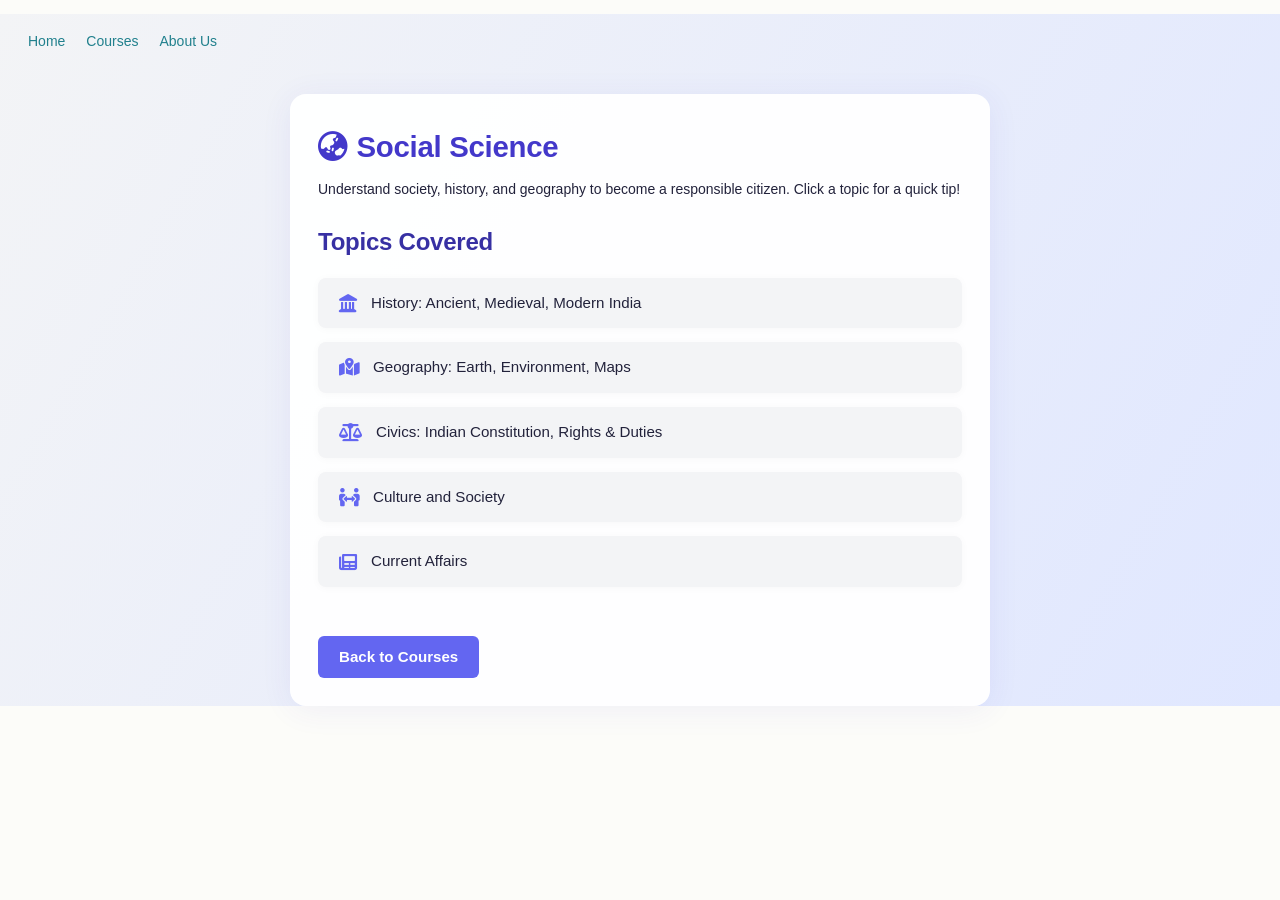
<file: social-science.html>
<!DOCTYPE html>
<html lang="en">
<head>
    <meta charset="UTF-8">
    <title>Social Science | Nabha Digital Shiksha</title>
    <link rel="stylesheet" href="style.css">
    <link rel="stylesheet" href="https://cdnjs.cloudflare.com/ajax/libs/font-awesome/6.0.0-beta3/css/all.min.css">
    <style>
        body { font-family: 'Roboto', Arial, sans-serif; background: linear-gradient(120deg, #f3f4f6 0%, #e0e7ff 100%); color: #22223b; margin: 0;}
        .course-detail-section { max-width: 700px; margin: 2.5rem auto 2rem auto; background: rgba(255,255,255,0.97); border-radius: 16px; box-shadow: 0 4px 32px rgba(67,56,202,0.07); padding: 2.5rem 2rem 2rem 2rem; animation: fadeInUp 1s ease-out 0.2s forwards;}
        @keyframes fadeInUp { from { opacity: 0; transform: translateY(40px);} to { opacity: 1; transform: none;}}
        h1 { color: #4338ca; font-size: 2.1rem; font-family: 'Poppins', Arial, sans-serif; margin-bottom: 0.5em; display: flex; align-items: center; gap: 0.7rem;}
        h2 { color: #3730a3; font-family: 'Poppins', Arial, sans-serif; margin-top: 2rem;}
        ul.topic-list { margin: 1.5rem 0; padding: 0; list-style: none;}
        ul.topic-list li { background: #f3f4f6; margin-bottom: 1rem; border-radius: 8px; padding: 1rem 1.5rem; box-shadow: 0 1px 8px rgba(0,0,0,0.03); display: flex; align-items: center; gap: 1rem; font-size: 1.08rem; transition: background 0.3s, transform 0.2s; cursor: pointer;}
        ul.topic-list li:hover { background: #e0e7ff; transform: translateX(8px) scale(1.03);}
        ul.topic-list li i { color: #6366f1; font-size: 1.3rem;}
        .cta-button { margin-top: 2rem; background: #6366f1; color: #fff; border: none; border-radius: 6px; padding: 0.7rem 1.5rem; font-family: 'Poppins', Arial, sans-serif; font-weight: 600; font-size: 1.08rem; cursor: pointer; text-decoration: none; transition: background 0.2s, transform 0.2s; display: inline-block;}
        .cta-button:hover { background: #4338ca; transform: scale(1.05);}
        .tip { background: #e0e7ff; color: #3730a3; border-radius: 8px; padding: 0.8rem 1.2rem; margin: 1.5rem 0 0.5rem 0; font-size: 1rem; display: flex; align-items: center; gap: 0.7rem; animation: fadeInUp 1.2s;}
        .tip i { color: #6366f1; font-size: 1.2rem;}
        @media (max-width: 700px) { .course-detail-section { padding: 1.2rem 0.5rem;} ul.topic-list li { padding: 0.8rem 0.7rem; font-size: 1rem;}}
    </style>
</head>
<body>
    <header>
        <nav>
            <ul class="nav-links" style="display:flex;gap:1.5rem;list-style:none;padding:1.2rem 2rem 0.5rem 2rem;">
                <li><a href="index.html">Home</a></li>
                <li><a href="explore-courses.html">Courses</a></li>
                <li><a href="about.html">About Us</a></li>
            </ul>
        </nav>
    </header>
    <main>
        <section class="course-detail-section">
            <h1><i class="fas fa-globe-asia"></i> Social Science</h1>
            <p>Understand society, history, and geography to become a responsible citizen. Click a topic for a quick tip!</p>
            <div class="tip" id="tip-box" style="display:none;">
                <i class="fas fa-lightbulb"></i>
                <span id="tip-text"></span>
            </div>
            <h2>Topics Covered</h2>
            <ul class="topic-list">
                <li data-tip="Read about India's past to understand how our country has evolved."><i class="fas fa-landmark"></i> History: Ancient, Medieval, Modern India</li>
                <li data-tip="Use maps and globes to learn about continents, countries, and the environment."><i class="fas fa-map-marked-alt"></i> Geography: Earth, Environment, Maps</li>
                <li data-tip="Know your rights and duties as a citizen. Read about the Indian Constitution."><i class="fas fa-balance-scale"></i> Civics: Indian Constitution, Rights & Duties</li>
                <li data-tip="Explore different cultures and traditions to appreciate diversity."><i class="fas fa-people-arrows"></i> Culture and Society</li>
                <li data-tip="Stay updated with news and discuss current events with family or friends."><i class="fas fa-newspaper"></i> Current Affairs</li>
            </ul>
            <a href="explore-courses.html" class="cta-button">Back to Courses</a>
        </section>
    </main>
    <script>
        // Interactive tips for each topic
        const tips = document.querySelectorAll('.topic-list li');
        const tipBox = document.getElementById('tip-box');
        const tipText = document.getElementById('tip-text');
        tips.forEach(item => {
            item.addEventListener('click', () => {
                tipText.textContent = item.getAttribute('data-tip');
                tipBox.style.display = 'flex';
                tipBox.scrollIntoView({behavior:'smooth', block:'center'});
            });
        });
    </script>
</body>
</html>
</file>
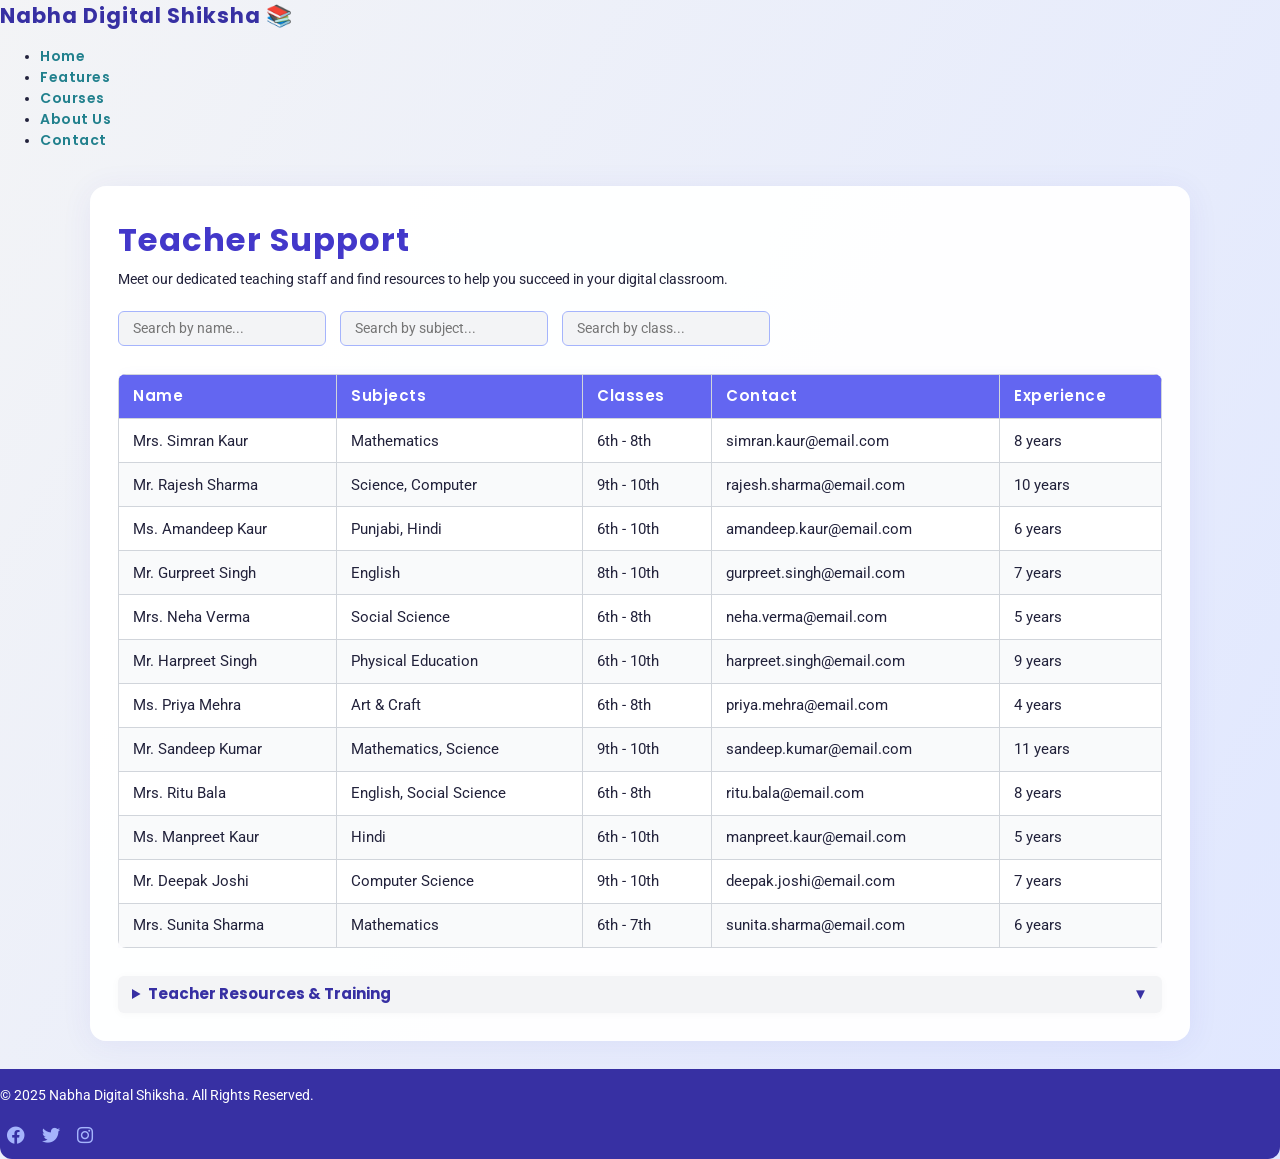
<file: teacher-support.html>
<!DOCTYPE html>
<html lang="en">
<head>
    <meta charset="UTF-8">
    <meta name="viewport" content="width=device-width, initial-scale=1.0">
    <title>Teacher Support | Nabha Digital Shiksha</title>
    <link rel="stylesheet" href="style.css">
    <link rel="stylesheet" href="https://cdnjs.cloudflare.com/ajax/libs/font-awesome/6.0.0-beta3/css/all.min.css">
    <!-- Google Fonts -->
    <link href="https://fonts.googleapis.com/css2?family=Poppins:wght@600;700&family=Roboto:wght@400;500&display=swap" rel="stylesheet">
    <style>
        body {
            font-family: 'Roboto', Arial, sans-serif;
            background: linear-gradient(120deg, #f3f4f6 0%, #e0e7ff 100%);
            color: #22223b;
            margin: 0;
        }
        h1, h2, h3, .logo {
            font-family: 'Poppins', Arial, sans-serif;
            letter-spacing: 1px;
        }
        h1 {
            color: #4338ca;
            font-size: 2.3rem;
            font-weight: 700;
            margin-bottom: 0.3em;
        }
        h2, details summary {
            color: #3730a3;
            font-weight: 600;
        }
        .logo {
            font-size: 1.5rem;
            font-weight: 700;
            color: #3730a3;
        }
        nav ul.nav-links li a {
            font-family: 'Poppins', Arial, sans-serif;
            font-weight: 600;
            letter-spacing: 0.5px;
        }
        .teacher-support-section {
            opacity: 0;
            transform: translateY(40px);
            animation: fadeInUp 1s ease-out 0.2s forwards;
            max-width: 1100px;
            margin: 2.5rem auto 2rem auto;
            background: rgba(255,255,255,0.95);
            border-radius: 16px;
            box-shadow: 0 4px 32px rgba(67,56,202,0.07);
            padding: 2.5rem 2rem 2rem 2rem;
        }
        @keyframes fadeInUp {
            to {
                opacity: 1;
                transform: none;
            }
        }
        .teacher-table-container {
            overflow-x: auto;
            margin-bottom: 2rem;
            animation: fadeIn 1.2s 0.5s both;
        }
        @keyframes fadeIn {
            from { opacity: 0; }
            to { opacity: 1; }
        }
        .teacher-table {
            width: 100%;
            border-collapse: collapse;
            margin-top: 1rem;
            background: #fff;
            box-shadow: 0 2px 16px rgba(67,56,202,0.04);
            border-radius: 8px;
            overflow: hidden;
            transition: box-shadow 0.3s;
            font-size: 1.05rem;
        }
        .teacher-table th, .teacher-table td {
            border: 1px solid #d1d5db;
            padding: 0.75rem 1rem;
            text-align: left;
            transition: background 0.3s;
        }
        .teacher-table th {
            background: #6366f1;
            color: #fff;
            font-family: 'Poppins', Arial, sans-serif;
            font-weight: 600;
            letter-spacing: 0.5px;
            font-size: 1.08rem;
        }
        .teacher-table tr {
            transition: background 0.3s;
        }
        .teacher-table tr:hover {
            background: #e0e7ff;
            transition: background 0.3s;
        }
        .teacher-table tr:nth-child(even) {
            background: #f9fafb;
        }
        .search-bar {
            margin: 1.5rem 0 1rem 0;
            display: flex;
            gap: 1rem;
            flex-wrap: wrap;
            opacity: 0;
            transform: translateY(20px);
            animation: fadeInUp 0.8s 0.6s forwards;
        }
        .search-bar input, .search-bar select {
            padding: 0.6rem 1rem;
            border: 1px solid #a5b4fc;
            border-radius: 6px;
            min-width: 180px;
            font-size: 1rem;
            font-family: 'Roboto', Arial, sans-serif;
            transition: box-shadow 0.3s, border-color 0.3s;
            background: #f3f4f6;
        }
        .search-bar input:focus, .search-bar select:focus {
            outline: none;
            border-color: #6366f1;
            box-shadow: 0 0 0 2px #a5b4fc;
            background: #fff;
        }
        details {
            margin-top: 1.5rem;
            border-radius: 6px;
            background: #f3f4f6;
            box-shadow: 0 1px 8px rgba(0,0,0,0.03);
            transition: background 0.3s;
            overflow: hidden;
            font-size: 1.08rem;
        }
        details[open] {
            background: #e0e7ff;
            transition: background 0.3s;
            animation: fadeIn 0.6s;
        }
        details[open] ul {
            animation: fadeInUp 0.5s;
        }
        details[open] summary::after {
            content: "▲";
            float: right;
            transition: transform 0.3s;
        }
        details summary::after {
            content: "▼";
            float: right;
            transition: transform 0.3s;
        }
        details summary {
            cursor: pointer;
            font-weight: bold;
            padding: 0.5rem 1rem;
            user-select: none;
            transition: background 0.3s;
            font-family: 'Poppins', Arial, sans-serif;
        }
        details[open] summary {
            background: #c7d2fe;
        }
        details ul {
            margin: 0 0 1rem 2rem;
            padding: 0.5rem 0 0 0;
        }
        footer {
            font-family: 'Roboto', Arial, sans-serif;
            font-size: 1rem;
            background: #3730a3;
            color: #fff;
            padding: 1.2rem 0 0.7rem 0;
            margin-top: 2rem;
            border-radius: 0 0 12px 12px;
        }
        .social-links a {
            color: #a5b4fc;
            margin: 0 0.5rem;
            font-size: 1.3rem;
            transition: color 0.2s;
        }
        .social-links a:hover {
            color: #fff;
        }
        @media (max-width: 700px) {
            .teacher-support-section {
                padding: 1.2rem 0.5rem;
            }
            .teacher-table th, .teacher-table td {
                padding: 0.5rem 0.5rem;
            }
            .search-bar input, .search-bar select {
                min-width: 120px;
            }
        }
    </style>
</head>
<body>
    <header>
        <nav>
            <div class="logo">Nabha Digital Shiksha 📚</div>
            <ul class="nav-links">
                <li><a href="index.html">Home</a></li>
                <li><a href="index.html#features">Features</a></li>
                <li><a href="explore-courses.html">Courses</a></li>
                <li><a href="about.html">About Us</a></li>
                <li><a href="index.html#contact">Contact</a></li>
            </ul>
            <div class="burger" aria-label="Open navigation" tabindex="0">
                <div class="line1"></div>
                <div class="line2"></div>
                <div class="line3"></div>
            </div>
        </nav>
    </header>

    <main>
        <section class="teacher-support-section">
            <h1>Teacher Support</h1>
            <p>
                Meet our dedicated teaching staff and find resources to help you succeed in your digital classroom.
            </p>
            <div class="search-bar">
                <input type="text" id="searchName" placeholder="Search by name..." oninput="filterTable()">
                <input type="text" id="searchSubject" placeholder="Search by subject..." oninput="filterTable()">
                <input type="text" id="searchClass" placeholder="Search by class..." oninput="filterTable()">
            </div>
            <div class="teacher-table-container">
                <table class="teacher-table" id="teacherTable">
                    <thead>
                        <tr>
                            <th>Name</th>
                            <th>Subjects</th>
                            <th>Classes</th>
                            <th>Contact</th>
                            <th>Experience</th>
                        </tr>
                    </thead>
                    <tbody>
                        <tr>
                            <td>Mrs. Simran Kaur</td>
                            <td>Mathematics</td>
                            <td>6th - 8th</td>
                            <td>simran.kaur@email.com</td>
                            <td>8 years</td>
                        </tr>
                        <tr>
                            <td>Mr. Rajesh Sharma</td>
                            <td>Science, Computer</td>
                            <td>9th - 10th</td>
                            <td>rajesh.sharma@email.com</td>
                            <td>10 years</td>
                        </tr>
                        <tr>
                            <td>Ms. Amandeep Kaur</td>
                            <td>Punjabi, Hindi</td>
                            <td>6th - 10th</td>
                            <td>amandeep.kaur@email.com</td>
                            <td>6 years</td>
                        </tr>
                        <tr>
                            <td>Mr. Gurpreet Singh</td>
                            <td>English</td>
                            <td>8th - 10th</td>
                            <td>gurpreet.singh@email.com</td>
                            <td>7 years</td>
                        </tr>
                        <tr>
                            <td>Mrs. Neha Verma</td>
                            <td>Social Science</td>
                            <td>6th - 8th</td>
                            <td>neha.verma@email.com</td>
                            <td>5 years</td>
                        </tr>
                        <tr>
                            <td>Mr. Harpreet Singh</td>
                            <td>Physical Education</td>
                            <td>6th - 10th</td>
                            <td>harpreet.singh@email.com</td>
                            <td>9 years</td>
                        </tr>
                        <tr>
                            <td>Ms. Priya Mehra</td>
                            <td>Art & Craft</td>
                            <td>6th - 8th</td>
                            <td>priya.mehra@email.com</td>
                            <td>4 years</td>
                        </tr>
                        <tr>
                            <td>Mr. Sandeep Kumar</td>
                            <td>Mathematics, Science</td>
                            <td>9th - 10th</td>
                            <td>sandeep.kumar@email.com</td>
                            <td>11 years</td>
                        </tr>
                        <tr>
                            <td>Mrs. Ritu Bala</td>
                            <td>English, Social Science</td>
                            <td>6th - 8th</td>
                            <td>ritu.bala@email.com</td>
                            <td>8 years</td>
                        </tr>
                        <tr>
                            <td>Ms. Manpreet Kaur</td>
                            <td>Hindi</td>
                            <td>6th - 10th</td>
                            <td>manpreet.kaur@email.com</td>
                            <td>5 years</td>
                        </tr>
                        <tr>
                            <td>Mr. Deepak Joshi</td>
                            <td>Computer Science</td>
                            <td>9th - 10th</td>
                            <td>deepak.joshi@email.com</td>
                            <td>7 years</td>
                        </tr>
                        <tr>
                            <td>Mrs. Sunita Sharma</td>
                            <td>Mathematics</td>
                            <td>6th - 7th</td>
                            <td>sunita.sharma@email.com</td>
                            <td>6 years</td>
                        </tr>
                    </tbody>
                </table>
            </div>
            <details>
                <summary>Teacher Resources & Training</summary>
                <ul>
                    <li>Download <a href="#">Digital Teaching Guide (PDF)</a></li>
                    <li>Access <a href="#">Recorded Training Sessions</a></li>
                    <li>Join our <a href="#">Teacher Community Forum</a></li>
                    <li>Contact support: <a href="mailto:support@nabha-digital-shiksha.org">support@nabha-digital-shiksha.org</a></li>
                </ul>
            </details>
        </section>
    </main>

    <footer>
        <p>&copy; 2025 Nabha Digital Shiksha. All Rights Reserved.</p>
        <div class="social-links">
            <a href="#" aria-label="Facebook"><i class="fab fa-facebook"></i></a>
            <a href="#" aria-label="Twitter"><i class="fab fa-twitter"></i></a>
            <a href="#" aria-label="Instagram"><i class="fab fa-instagram"></i></a>
        </div>
    </footer>
    <script>
    // Burger menu toggle
    const burger = document.querySelector('.burger');
    const navLinks = document.querySelector('.nav-links');
    burger.addEventListener('click', () => {
        navLinks.classList.toggle('active');
        burger.classList.toggle('toggle');
    });
    burger.addEventListener('keypress', (e) => {
        if(e.key === "Enter" || e.key === " ") burger.click();
    });
    // Accessibility: close nav on link click (mobile)
    document.querySelectorAll('.nav-links a').forEach(link => {
        link.addEventListener('click', () => {
            if(window.innerWidth < 700) {
                navLinks.classList.remove('active');
                burger.classList.remove('toggle');
            }
        });
    });

    // Interactive table filter
    function filterTable() {
        const name = document.getElementById('searchName').value.toLowerCase();
        const subject = document.getElementById('searchSubject').value.toLowerCase();
        const classVal = document.getElementById('searchClass').value.toLowerCase();
        const table = document.getElementById('teacherTable');
        const trs = table.getElementsByTagName('tr');
        for (let i = 1; i < trs.length; i++) {
            const tds = trs[i].getElementsByTagName('td');
            if (!tds.length) continue;
            const [tdName, tdSubject, tdClass] = [tds[0], tds[1], tds[2]];
            const matchName = tdName.textContent.toLowerCase().includes(name);
            const matchSubject = tdSubject.textContent.toLowerCase().includes(subject);
            const matchClass = tdClass.textContent.toLowerCase().includes(classVal);
            trs[i].style.display = (matchName && matchSubject && matchClass) ? '' : 'none';
        }
    }

    // Animate table rows on load
    window.addEventListener('DOMContentLoaded', () => {
        const rows = document.querySelectorAll('.teacher-table tbody tr');
        rows.forEach((row, i) => {
            row.style.opacity = 0;
            row.style.transform = 'translateY(30px)';
            setTimeout(() => {
                row.style.transition = 'opacity 0.5s, transform 0.5s';
                row.style.opacity = 1;
                row.style.transform = 'none';
            }, 200 + i * 80);
        });
    });
    </script>
</body>

</html>
</file>
<file: style.css>
:root {
  /* Primitive Color Tokens */
  --color-white: rgba(255, 255, 255, 1);
  --color-black: rgba(0, 0, 0, 1);
  --color-cream-50: rgba(252, 252, 249, 1);
  --color-cream-100: rgba(255, 255, 253, 1);
  --color-gray-200: rgba(245, 245, 245, 1);
  --color-gray-300: rgba(167, 169, 169, 1);
  --color-gray-400: rgba(119, 124, 124, 1);
  --color-slate-500: rgba(98, 108, 113, 1);
  --color-brown-600: rgba(94, 82, 64, 1);
  --color-charcoal-700: rgba(31, 33, 33, 1);
  --color-charcoal-800: rgba(38, 40, 40, 1);
  --color-slate-900: rgba(19, 52, 59, 1);
  --color-teal-300: rgba(50, 184, 198, 1);
  --color-teal-400: rgba(45, 166, 178, 1);
  --color-teal-500: rgba(33, 128, 141, 1);
  --color-teal-600: rgba(29, 116, 128, 1);
  --color-teal-700: rgba(26, 104, 115, 1);
  --color-teal-800: rgba(41, 150, 161, 1);
  --color-red-400: rgba(255, 84, 89, 1);
  --color-red-500: rgba(192, 21, 47, 1);
  --color-orange-400: rgba(230, 129, 97, 1);
  --color-orange-500: rgba(168, 75, 47, 1);

  /* RGB versions for opacity control */
  --color-brown-600-rgb: 94, 82, 64;
  --color-teal-500-rgb: 33, 128, 141;
  --color-slate-900-rgb: 19, 52, 59;
  --color-slate-500-rgb: 98, 108, 113;
  --color-red-500-rgb: 192, 21, 47;
  --color-red-400-rgb: 255, 84, 89;
  --color-orange-500-rgb: 168, 75, 47;
  --color-orange-400-rgb: 230, 129, 97;

  /* Background color tokens (Light Mode) */
  --color-bg-1: rgba(59, 130, 246, 0.08); /* Light blue */
  --color-bg-2: rgba(245, 158, 11, 0.08); /* Light yellow */
  --color-bg-3: rgba(34, 197, 94, 0.08); /* Light green */
  --color-bg-4: rgba(239, 68, 68, 0.08); /* Light red */
  --color-bg-5: rgba(147, 51, 234, 0.08); /* Light purple */
  --color-bg-6: rgba(249, 115, 22, 0.08); /* Light orange */
  --color-bg-7: rgba(236, 72, 153, 0.08); /* Light pink */
  --color-bg-8: rgba(6, 182, 212, 0.08); /* Light cyan */

  /* Semantic Color Tokens (Light Mode) */
  --color-background: var(--color-cream-50);
  --color-surface: var(--color-cream-100);
  --color-text: var(--color-slate-900);
  --color-text-secondary: var(--color-slate-500);
  --color-primary: var(--color-teal-500);
  --color-primary-hover: var(--color-teal-600);
  --color-primary-active: var(--color-teal-700);
  --color-secondary: rgba(var(--color-brown-600-rgb), 0.12);
  --color-secondary-hover: rgba(var(--color-brown-600-rgb), 0.2);
  --color-secondary-active: rgba(var(--color-brown-600-rgb), 0.25);
  --color-border: rgba(var(--color-brown-600-rgb), 0.2);
  --color-btn-primary-text: var(--color-cream-50);
  --color-card-border: rgba(var(--color-brown-600-rgb), 0.12);
  --color-card-border-inner: rgba(var(--color-brown-600-rgb), 0.12);
  --color-error: var(--color-red-500);
  --color-success: var(--color-teal-500);
  --color-warning: var(--color-orange-500);
  --color-info: var(--color-slate-500);
  --color-focus-ring: rgba(var(--color-teal-500-rgb), 0.4);
  --color-select-caret: rgba(var(--color-slate-900-rgb), 0.8);

  /* Common style patterns */
  --focus-ring: 0 0 0 3px var(--color-focus-ring);
  --focus-outline: 2px solid var(--color-primary);
  --status-bg-opacity: 0.15;
  --status-border-opacity: 0.25;
  --select-caret-light: url("data:image/svg+xml,%3Csvg xmlns='http://www.w3.org/2000/svg' width='16' height='16' viewBox='0 0 24 24' fill='none' stroke='%23134252' stroke-width='2' stroke-linecap='round' stroke-linejoin='round'%3E%3Cpolyline points='6 9 12 15 18 9'%3E%3C/polyline%3E%3C/svg%3E");
  --select-caret-dark: url("data:image/svg+xml,%3Csvg xmlns='http://www.w3.org/2000/svg' width='16' height='16' viewBox='0 0 24 24' fill='none' stroke='%23f5f5f5' stroke-width='2' stroke-linecap='round' stroke-linejoin='round'%3E%3Cpolyline points='6 9 12 15 18 9'%3E%3C/polyline%3E%3C/svg%3E");

  /* RGB versions for opacity control */
  --color-success-rgb: 33, 128, 141;
  --color-error-rgb: 192, 21, 47;
  --color-warning-rgb: 168, 75, 47;
  --color-info-rgb: 98, 108, 113;

  /* Typography */
  --font-family-base: "FKGroteskNeue", "Geist", "Inter", -apple-system,
    BlinkMacSystemFont, "Segoe UI", Roboto, sans-serif;
  --font-family-mono: "Berkeley Mono", ui-monospace, SFMono-Regular, Menlo,
    Monaco, Consolas, monospace;
  --font-size-xs: 11px;
  --font-size-sm: 12px;
  --font-size-base: 14px;
  --font-size-md: 14px;
  --font-size-lg: 16px;
  --font-size-xl: 18px;
  --font-size-2xl: 20px;
  --font-size-3xl: 24px;
  --font-size-4xl: 30px;
  --font-weight-normal: 400;
  --font-weight-medium: 500;
  --font-weight-semibold: 550;
  --font-weight-bold: 600;
  --line-height-tight: 1.2;
  --line-height-normal: 1.5;
  --letter-spacing-tight: -0.01em;

  /* Spacing */
  --space-0: 0;
  --space-1: 1px;
  --space-2: 2px;
  --space-4: 4px;
  --space-6: 6px;
  --space-8: 8px;
  --space-10: 10px;
  --space-12: 12px;
  --space-16: 16px;
  --space-20: 20px;
  --space-24: 24px;
  --space-32: 32px;

  /* Border Radius */
  --radius-sm: 6px;
  --radius-base: 8px;
  --radius-md: 10px;
  --radius-lg: 12px;
  --radius-full: 9999px;

  /* Shadows */
  --shadow-xs: 0 1px 2px rgba(0, 0, 0, 0.02);
  --shadow-sm: 0 1px 3px rgba(0, 0, 0, 0.04), 0 1px 2px rgba(0, 0, 0, 0.02);
  --shadow-md: 0 4px 6px -1px rgba(0, 0, 0, 0.04),
    0 2px 4px -1px rgba(0, 0, 0, 0.02);
  --shadow-lg: 0 10px 15px -3px rgba(0, 0, 0, 0.04),
    0 4px 6px -2px rgba(0, 0, 0, 0.02);
  --shadow-inset-sm: inset 0 1px 0 rgba(255, 255, 255, 0.15),
    inset 0 -1px 0 rgba(0, 0, 0, 0.03);

  /* Animation */
  --duration-fast: 150ms;
  --duration-normal: 250ms;
  --ease-standard: cubic-bezier(0.16, 1, 0.3, 1);

  /* Layout */
  --container-sm: 640px;
  --container-md: 768px;
  --container-lg: 1024px;
  --container-xl: 1280px;
}

/* Dark mode colors */
@media (prefers-color-scheme: dark) {
  :root {
    /* RGB versions for opacity control (Dark Mode) */
    --color-gray-400-rgb: 119, 124, 124;
    --color-teal-300-rgb: 50, 184, 198;
    --color-gray-300-rgb: 167, 169, 169;
    --color-gray-200-rgb: 245, 245, 245;

    /* Background color tokens (Dark Mode) */
    --color-bg-1: rgba(29, 78, 216, 0.15); /* Dark blue */
    --color-bg-2: rgba(180, 83, 9, 0.15); /* Dark yellow */
    --color-bg-3: rgba(21, 128, 61, 0.15); /* Dark green */
    --color-bg-4: rgba(185, 28, 28, 0.15); /* Dark red */
    --color-bg-5: rgba(107, 33, 168, 0.15); /* Dark purple */
    --color-bg-6: rgba(194, 65, 12, 0.15); /* Dark orange */
    --color-bg-7: rgba(190, 24, 93, 0.15); /* Dark pink */
    --color-bg-8: rgba(8, 145, 178, 0.15); /* Dark cyan */
    
    /* Semantic Color Tokens (Dark Mode) */
    --color-background: var(--color-charcoal-700);
    --color-surface: var(--color-charcoal-800);
    --color-text: var(--color-gray-200);
    --color-text-secondary: rgba(var(--color-gray-300-rgb), 0.7);
    --color-primary: var(--color-teal-300);
    --color-primary-hover: var(--color-teal-400);
    --color-primary-active: var(--color-teal-800);
    --color-secondary: rgba(var(--color-gray-400-rgb), 0.15);
    --color-secondary-hover: rgba(var(--color-gray-400-rgb), 0.25);
    --color-secondary-active: rgba(var(--color-gray-400-rgb), 0.3);
    --color-border: rgba(var(--color-gray-400-rgb), 0.3);
    --color-error: var(--color-red-400);
    --color-success: var(--color-teal-300);
    --color-warning: var(--color-orange-400);
    --color-info: var(--color-gray-300);
    --color-focus-ring: rgba(var(--color-teal-300-rgb), 0.4);
    --color-btn-primary-text: var(--color-slate-900);
    --color-card-border: rgba(var(--color-gray-400-rgb), 0.2);
    --color-card-border-inner: rgba(var(--color-gray-400-rgb), 0.15);
    --shadow-inset-sm: inset 0 1px 0 rgba(255, 255, 255, 0.1),
      inset 0 -1px 0 rgba(0, 0, 0, 0.15);
    --button-border-secondary: rgba(var(--color-gray-400-rgb), 0.2);
    --color-border-secondary: rgba(var(--color-gray-400-rgb), 0.2);
    --color-select-caret: rgba(var(--color-gray-200-rgb), 0.8);

    /* Common style patterns - updated for dark mode */
    --focus-ring: 0 0 0 3px var(--color-focus-ring);
    --focus-outline: 2px solid var(--color-primary);
    --status-bg-opacity: 0.15;
    --status-border-opacity: 0.25;
    --select-caret-light: url("data:image/svg+xml,%3Csvg xmlns='http://www.w3.org/2000/svg' width='16' height='16' viewBox='0 0 24 24' fill='none' stroke='%23134252' stroke-width='2' stroke-linecap='round' stroke-linejoin='round'%3E%3Cpolyline points='6 9 12 15 18 9'%3E%3C/polyline%3E%3C/svg%3E");
    --select-caret-dark: url("data:image/svg+xml,%3Csvg xmlns='http://www.w3.org/2000/svg' width='16' height='16' viewBox='0 0 24 24' fill='none' stroke='%23f5f5f5' stroke-width='2' stroke-linecap='round' stroke-linejoin='round'%3E%3Cpolyline points='6 9 12 15 18 9'%3E%3C/polyline%3E%3C/svg%3E");

    /* RGB versions for dark mode */
    --color-success-rgb: var(--color-teal-300-rgb);
    --color-error-rgb: var(--color-red-400-rgb);
    --color-warning-rgb: var(--color-orange-400-rgb);
    --color-info-rgb: var(--color-gray-300-rgb);
  }
}

/* Data attribute for manual theme switching */
[data-color-scheme="dark"] {
  /* RGB versions for opacity control (dark mode) */
  --color-gray-400-rgb: 119, 124, 124;
  --color-teal-300-rgb: 50, 184, 198;
  --color-gray-300-rgb: 167, 169, 169;
  --color-gray-200-rgb: 245, 245, 245;

  /* Colorful background palette - Dark Mode */
  --color-bg-1: rgba(29, 78, 216, 0.15); /* Dark blue */
  --color-bg-2: rgba(180, 83, 9, 0.15); /* Dark yellow */
  --color-bg-3: rgba(21, 128, 61, 0.15); /* Dark green */
  --color-bg-4: rgba(185, 28, 28, 0.15); /* Dark red */
  --color-bg-5: rgba(107, 33, 168, 0.15); /* Dark purple */
  --color-bg-6: rgba(194, 65, 12, 0.15); /* Dark orange */
  --color-bg-7: rgba(190, 24, 93, 0.15); /* Dark pink */
  --color-bg-8: rgba(8, 145, 178, 0.15); /* Dark cyan */
  
  /* Semantic Color Tokens (Dark Mode) */
  --color-background: var(--color-charcoal-700);
  --color-surface: var(--color-charcoal-800);
  --color-text: var(--color-gray-200);
  --color-text-secondary: rgba(var(--color-gray-300-rgb), 0.7);
  --color-primary: var(--color-teal-300);
  --color-primary-hover: var(--color-teal-400);
  --color-primary-active: var(--color-teal-800);
  --color-secondary: rgba(var(--color-gray-400-rgb), 0.15);
  --color-secondary-hover: rgba(var(--color-gray-400-rgb), 0.25);
  --color-secondary-active: rgba(var(--color-gray-400-rgb), 0.3);
  --color-border: rgba(var(--color-gray-400-rgb), 0.3);
  --color-error: var(--color-red-400);
  --color-success: var(--color-teal-300);
  --color-warning: var(--color-orange-400);
  --color-info: var(--color-gray-300);
  --color-focus-ring: rgba(var(--color-teal-300-rgb), 0.4);
  --color-btn-primary-text: var(--color-slate-900);
  --color-card-border: rgba(var(--color-gray-400-rgb), 0.15);
  --color-card-border-inner: rgba(var(--color-gray-400-rgb), 0.15);
  --shadow-inset-sm: inset 0 1px 0 rgba(255, 255, 255, 0.1),
    inset 0 -1px 0 rgba(0, 0, 0, 0.15);
  --color-border-secondary: rgba(var(--color-gray-400-rgb), 0.2);
  --color-select-caret: rgba(var(--color-gray-200-rgb), 0.8);

  /* Common style patterns - updated for dark mode */
  --focus-ring: 0 0 0 3px var(--color-focus-ring);
  --focus-outline: 2px solid var(--color-primary);
  --status-bg-opacity: 0.15;
  --status-border-opacity: 0.25;
  --select-caret-light: url("data:image/svg+xml,%3Csvg xmlns='http://www.w3.org/2000/svg' width='16' height='16' viewBox='0 0 24 24' fill='none' stroke='%23134252' stroke-width='2' stroke-linecap='round' stroke-linejoin='round'%3E%3Cpolyline points='6 9 12 15 18 9'%3E%3C/polyline%3E%3C/svg%3E");
  --select-caret-dark: url("data:image/svg+xml,%3Csvg xmlns='http://www.w3.org/2000/svg' width='16' height='16' viewBox='0 0 24 24' fill='none' stroke='%23f5f5f5' stroke-width='2' stroke-linecap='round' stroke-linejoin='round'%3E%3Cpolyline points='6 9 12 15 18 9'%3E%3C/polyline%3E%3C/svg%3E");

  /* RGB versions for dark mode */
  --color-success-rgb: var(--color-teal-300-rgb);
  --color-error-rgb: var(--color-red-400-rgb);
  --color-warning-rgb: var(--color-orange-400-rgb);
  --color-info-rgb: var(--color-gray-300-rgb);
}

[data-color-scheme="light"] {
  /* RGB versions for opacity control (light mode) */
  --color-brown-600-rgb: 94, 82, 64;
  --color-teal-500-rgb: 33, 128, 141;
  --color-slate-900-rgb: 19, 52, 59;
  
  /* Semantic Color Tokens (Light Mode) */
  --color-background: var(--color-cream-50);
  --color-surface: var(--color-cream-100);
  --color-text: var(--color-slate-900);
  --color-text-secondary: var(--color-slate-500);
  --color-primary: var(--color-teal-500);
  --color-primary-hover: var(--color-teal-600);
  --color-primary-active: var(--color-teal-700);
  --color-secondary: rgba(var(--color-brown-600-rgb), 0.12);
  --color-secondary-hover: rgba(var(--color-brown-600-rgb), 0.2);
  --color-secondary-active: rgba(var(--color-brown-600-rgb), 0.25);
  --color-border: rgba(var(--color-brown-600-rgb), 0.2);
  --color-btn-primary-text: var(--color-cream-50);
  --color-card-border: rgba(var(--color-brown-600-rgb), 0.12);
  --color-card-border-inner: rgba(var(--color-brown-600-rgb), 0.12);
  --color-error: var(--color-red-500);
  --color-success: var(--color-teal-500);
  --color-warning: var(--color-orange-500);
  --color-info: var(--color-slate-500);
  --color-focus-ring: rgba(var(--color-teal-500-rgb), 0.4);

  /* RGB versions for light mode */
  --color-success-rgb: var(--color-teal-500-rgb);
  --color-error-rgb: var(--color-red-500-rgb);
  --color-warning-rgb: var(--color-orange-500-rgb);
  --color-info-rgb: var(--color-slate-500-rgb);
}

/* Base styles */
html {
  font-size: var(--font-size-base);
  font-family: var(--font-family-base);
  line-height: var(--line-height-normal);
  color: var(--color-text);
  background-color: var(--color-background);
  -webkit-font-smoothing: antialiased;
  box-sizing: border-box;
}

body {
  margin: 0;
  padding: 0;
}

*,
*::before,
*::after {
  box-sizing: inherit;
}

/* Typography */
h1,
h2,
h3,
h4,
h5,
h6 {
  margin: 0;
  font-weight: var(--font-weight-semibold);
  line-height: var(--line-height-tight);
  color: var(--color-text);
  letter-spacing: var(--letter-spacing-tight);
}

h1 {
  font-size: var(--font-size-4xl);
}
h2 {
  font-size: var(--font-size-3xl);
}
h3 {
  font-size: var(--font-size-2xl);
}
h4 {
  font-size: var(--font-size-xl);
}
h5 {
  font-size: var(--font-size-lg);
}
h6 {
  font-size: var(--font-size-md);
}

p {
  margin: 0 0 var(--space-16) 0;
}

a {
  color: var(--color-primary);
  text-decoration: none;
  transition: color var(--duration-fast) var(--ease-standard);
}

a:hover {
  color: var(--color-primary-hover);
}

code,
pre {
  font-family: var(--font-family-mono);
  font-size: calc(var(--font-size-base) * 0.95);
  background-color: var(--color-secondary);
  border-radius: var(--radius-sm);
}

code {
  padding: var(--space-1) var(--space-4);
}

pre {
  padding: var(--space-16);
  margin: var(--space-16) 0;
  overflow: auto;
  border: 1px solid var(--color-border);
}

pre code {
  background: none;
  padding: 0;
}

/* Buttons */
.btn {
  display: inline-flex;
  align-items: center;
  justify-content: center;
  padding: var(--space-8) var(--space-16);
  border-radius: var(--radius-base);
  font-size: var(--font-size-base);
  font-weight: 500;
  line-height: 1.5;
  cursor: pointer;
  transition: all var(--duration-normal) var(--ease-standard);
  border: none;
  text-decoration: none;
  position: relative;
}

.btn:focus-visible {
  outline: none;
  box-shadow: var(--focus-ring);
}

.btn--primary {
  background: var(--color-primary);
  color: var(--color-btn-primary-text);
}

.btn--primary:hover {
  background: var(--color-primary-hover);
}

.btn--primary:active {
  background: var(--color-primary-active);
}

.btn--secondary {
  background: var(--color-secondary);
  color: var(--color-text);
}

.btn--secondary:hover {
  background: var(--color-secondary-hover);
}

.btn--secondary:active {
  background: var(--color-secondary-active);
}

.btn--outline {
  background: transparent;
  border: 1px solid var(--color-border);
  color: var(--color-text);
}

.btn--outline:hover {
  background: var(--color-secondary);
}

.btn--sm {
  padding: var(--space-4) var(--space-12);
  font-size: var(--font-size-sm);
  border-radius: var(--radius-sm);
}

.btn--lg {
  padding: var(--space-10) var(--space-20);
  font-size: var(--font-size-lg);
  border-radius: var(--radius-md);
}

.btn--full-width {
  width: 100%;
}

.btn:disabled {
  opacity: 0.5;
  cursor: not-allowed;
}

.btn--lang-switch {
    background: linear-gradient(90deg, #ff9800 0%, #1976d2 100%);
    color: #fff;
    border-radius: 24px;
    padding: 8px 22px;
    font-weight: 700;
    font-size: 1rem;
    box-shadow: 0 2px 12px rgba(25, 118, 210, 0.12);
    display: flex;
    align-items: center;
    gap: 8px;
    transition: background 0.3s, box-shadow 0.3s, transform 0.2s;
    border: none;
    outline: none;
}
.btn--lang-switch:hover, .btn--lang-switch:focus {
    background: linear-gradient(90deg, #1976d2 0%, #ff9800 100%);
    box-shadow: 0 4px 24px rgba(25, 118, 210, 0.18);
    transform: scale(1.05);
}
#langIcon {
    font-size: 1.3em;
    transition: transform 0.3s;
}
.btn--lang-switch:active #langIcon {
    transform: rotate(360deg);
}

/* Form elements */
.form-control {
  display: block;
  width: 100%;
  padding: var(--space-8) var(--space-12);
  font-size: var(--font-size-md);
  line-height: 1.5;
  color: var(--color-text);
  background-color: var(--color-surface);
  border: 1px solid var(--color-border);
  border-radius: var(--radius-base);
  transition: border-color var(--duration-fast) var(--ease-standard),
    box-shadow var(--duration-fast) var(--ease-standard);
}

textarea.form-control {
  font-family: var(--font-family-base);
  font-size: var(--font-size-base);
}

select.form-control {
  padding: var(--space-8) var(--space-12);
  -webkit-appearance: none;
  -moz-appearance: none;
  appearance: none;
  background-image: var(--select-caret-light);
  background-repeat: no-repeat;
  background-position: right var(--space-12) center;
  background-size: 16px;
  padding-right: var(--space-32);
}

/* Add a dark mode specific caret */
@media (prefers-color-scheme: dark) {
  select.form-control {
    background-image: var(--select-caret-dark);
  }
}

/* Also handle data-color-scheme */
[data-color-scheme="dark"] select.form-control {
  background-image: var(--select-caret-dark);
}

[data-color-scheme="light"] select.form-control {
  background-image: var(--select-caret-light);
}

.form-control:focus {
  border-color: var(--color-primary);
  outline: var(--focus-outline);
}

.form-label {
  display: block;
  margin-bottom: var(--space-8);
  font-weight: var(--font-weight-medium);
  font-size: var(--font-size-sm);
}

.form-group {
  margin-bottom: var(--space-16);
}

/* Card component */
.card {
  background-color: var(--color-surface);
  border-radius: var(--radius-lg);
  border: 1px solid var(--color-card-border);
  box-shadow: var(--shadow-sm);
  overflow: hidden;
  transition: box-shadow var(--duration-normal) var(--ease-standard);
}

.card:hover {
  box-shadow: var(--shadow-md);
}

.card__body {
  padding: var(--space-16);
}

.card__header,
.card__footer {
  padding: var(--space-16);
  border-bottom: 1px solid var(--color-card-border-inner);
}

/* Status indicators - simplified with CSS variables */
.status {
  display: inline-flex;
  align-items: center;
  padding: var(--space-6) var(--space-12);
  border-radius: var(--radius-full);
  font-weight: var(--font-weight-medium);
  font-size: var(--font-size-sm);
}

.status--success {
  background-color: rgba(
    var(--color-success-rgb, 33, 128, 141),
    var(--status-bg-opacity)
  );
  color: var(--color-success);
  border: 1px solid
    rgba(var(--color-success-rgb, 33, 128, 141), var(--status-border-opacity));
}

.status--error {
  background-color: rgba(
    var(--color-error-rgb, 192, 21, 47),
    var(--status-bg-opacity)
  );
  color: var(--color-error);
  border: 1px solid
    rgba(var(--color-error-rgb, 192, 21, 47), var(--status-border-opacity));
}

.status--warning {
  background-color: rgba(
    var(--color-warning-rgb, 168, 75, 47),
    var(--status-bg-opacity)
  );
  color: var(--color-warning);
  border: 1px solid
    rgba(var(--color-warning-rgb, 168, 75, 47), var(--status-border-opacity));
}

.status--info {
  background-color: rgba(
    var(--color-info-rgb, 98, 108, 113),
    var(--status-bg-opacity)
  );
  color: var(--color-info);
  border: 1px solid
    rgba(var(--color-info-rgb, 98, 108, 113), var(--status-border-opacity));
}

/* Container layout */
.container {
  width: 100%;
  margin-right: auto;
  margin-left: auto;
  padding-right: var(--space-16);
  padding-left: var(--space-16);
}

@media (min-width: 640px) {
  .container {
    max-width: var(--container-sm);
  }
}
@media (min-width: 768px) {
  .container {
    max-width: var(--container-md);
  }
}
@media (min-width: 1024px) {
  .container {
    max-width: var(--container-lg);
  }
}
@media (min-width: 1280px) {
  .container {
    max-width: var(--container-xl);
  }
}

/* Utility classes */
.flex {
  display: flex;
}
.flex-col {
  flex-direction: column;
}
.items-center {
  align-items: center;
}
.justify-center {
  justify-content: center;
}
.justify-between {
  justify-content: space-between;
}
.gap-4 {
  gap: var(--space-4);
}
.gap-8 {
  gap: var(--space-8);
}
.gap-16 {
  gap: var(--space-16);
}

.m-0 {
  margin: 0;
}
.mt-8 {
  margin-top: var(--space-8);
}
.mb-8 {
  margin-bottom: var(--space-8);
}
.mx-8 {
  margin-left: var(--space-8);
  margin-right: var(--space-8);
}
.my-8 {
  margin-top: var(--space-8);
  margin-bottom: var(--space-8);
}

.p-0 {
  padding: 0;
}
.py-8 {
  padding-top: var(--space-8);
  padding-bottom: var(--space-8);
}
.px-8 {
  padding-left: var(--space-8);
  padding-right: var(--space-8);
}
.py-16 {
  padding-top: var(--space-16);
  padding-bottom: var(--space-16);
}
.px-16 {
  padding-left: var(--space-16);
  padding-right: var(--space-16);
}

.block {
  display: block;
}
.hidden {
  display: none;
}

/* Accessibility */
.sr-only {
  position: absolute;
  width: 1px;
  height: 1px;
  padding: 0;
  margin: -1px;
  overflow: hidden;
  clip: rect(0, 0, 0, 0);
  white-space: nowrap;
  border-width: 0;
}

:focus-visible {
  outline: var(--focus-outline);
  outline-offset: 2px;
}

/* Dark mode specifics */
[data-color-scheme="dark"] .btn--outline {
  border: 1px solid var(--color-border-secondary);
}

body.dark-mode {
    background: #181818;
    color: #f1f1f1;
}
body.dark-mode .header,
body.dark-mode .footer {
    background: #222;
    color: #f1f1f1;
}
body.dark-mode .card,
body.dark-mode .stat-card,
body.dark-mode .feature-card {
    background: #232323;
    color: #f1f1f1;
    border-color: #333;
}
body.dark-mode .btn {
    background: #333;
    color: #f1f1f1;
    border-color: #444;
}
body.dark-mode .nav-item {
    background: #222;
    color: #f1f1f1;
}
body.dark-mode input,
body.dark-mode select {
    background: #222;
    color: #f1f1f1;
    border-color: #444;
}

/* Header Styles */
.header {
  background: var(--color-surface);
  border-bottom: 1px solid var(--color-border);
  position: sticky;
  top: 0;
  z-index: 100;
  box-shadow: var(--shadow-sm);
}

.header-content {
  display: flex;
  align-items: center;
  justify-content: space-between;
  padding: var(--space-16) 0;
}

.logo h2 {
  margin: 0;
  color: var(--color-primary);
  font-size: var(--font-size-xl);
  font-weight: var(--font-weight-bold);
}

.logo p {
  margin: 0;
  color: var(--color-text-secondary);
  font-size: var(--font-size-sm);
}

.nav {
  display: flex;
  gap: var(--space-8);
}

.nav-item {
  background: none;
  border: none;
  padding: var(--space-8) var(--space-16);
  border-radius: var(--radius-base);
  color: var(--color-text);
  font-size: var(--font-size-base);
  cursor: pointer;
  transition: all var(--duration-fast) var(--ease-standard);
}

.nav-item:hover {
  background: var(--color-secondary);
}

.nav-item.active {
  background: var(--color-primary);
  color: var(--color-btn-primary-text);
}

.mobile-menu-toggle {
  display: none;
  background: none;
  border: none;
  font-size: var(--font-size-xl);
  cursor: pointer;
}

/* Hero Section */
.hero {
  background: linear-gradient(135deg, var(--color-bg-1), var(--color-bg-3));
  padding: var(--space-32) 0;
  text-align: center;
}

.hero-content h1 {
  font-size: var(--font-size-4xl);
  margin-bottom: var(--space-16);
  color: var(--color-text);
}

.hero-subtitle {
  font-size: var(--font-size-xl);
  margin-bottom: var(--space-8);
  color: var(--color-text);
  font-weight: var(--font-weight-medium);
}

.hero-subtitle-en {
  font-size: var(--font-size-lg);
  margin-bottom: var(--space-24);
  color: var(--color-text-secondary);
}

.hero-cta {
  font-size: var(--font-size-lg);
  padding: var(--space-12) var(--space-24);
}

/* Main Content */
.main {
  min-height: calc(100vh - 200px);
}

.section {
  display: none;
  padding: var(--space-32) 0;
}

.section.active {
  display: block;
}

/* Stats Section */
.stats-section {
  margin: var(--space-32) 0;
}

.stats-section h2 {
  text-align: center;
  margin-bottom: var(--space-24);
  color: var(--color-text);
}

.stats-grid {
  display: grid;
  grid-template-columns: repeat(auto-fit, minmax(200px, 1fr));
  gap: var(--space-16);
  margin-bottom: var(--space-32);
}

.stat-card {
  background: var(--color-surface);
  padding: var(--space-24);
  border-radius: var(--radius-lg);
  text-align: center;
  border: 1px solid var(--color-card-border);
  box-shadow: var(--shadow-sm);
  transition: transform var(--duration-fast) var(--ease-standard);
}

.stat-card:hover {
  transform: translateY(-2px);
  box-shadow: var(--shadow-md);
}

.stat-number {
  font-size: var(--font-size-4xl);
  font-weight: var(--font-weight-bold);
  color: var(--color-primary);
  margin-bottom: var(--space-8);
}

.stat-label {
  color: var(--color-text-secondary);
  font-size: var(--font-size-base);
  font-weight: var(--font-weight-medium);
}

/* Daily Quote Section */
.daily-quote-section {
  margin: var(--space-32) 0;
}

.quote {
  text-align: center;
  font-style: italic;
  margin: 0;
}

.quote-text {
  font-size: var(--font-size-lg);
  margin-bottom: var(--space-8);
  color: var(--color-text);
}

.quote-text-hindi {
  font-size: var(--font-size-base);
  margin-bottom: var(--space-16);
  color: var(--color-text-secondary);
}

.quote-author {
  font-size: var(--font-size-base);
  color: var(--color-primary);
  font-weight: var(--font-weight-medium);
}

/* Courses Grid */
.courses-grid {
  display: grid;
  grid-template-columns: repeat(auto-fit, minmax(300px, 1fr));
  gap: var(--space-16);
  margin-bottom: var(--space-32);
}

.course-card {
  background: var(--color-surface);
  border-radius: var(--radius-lg);
  border: 1px solid var(--color-card-border);
  overflow: hidden;
  transition: all var(--duration-fast) var(--ease-standard);
  cursor: pointer;
}

.course-card:hover {
  transform: translateY(-4px);
  box-shadow: var(--shadow-lg);
}

.course-card-header {
  background: var(--color-bg-2);
  padding: var(--space-16);
  border-bottom: 1px solid var(--color-card-border-inner);
}

.course-title {
  font-size: var(--font-size-lg);
  font-weight: var(--font-weight-semibold);
  margin-bottom: var(--space-8);
  color: var(--color-text);
}

.course-card-body {
  padding: var(--space-16);
}

.course-description {
  color: var(--color-text-secondary);
  margin-bottom: var(--space-16);
  line-height: var(--line-height-normal);
}

.course-meta {
  display: flex;
  justify-content: space-between;
  align-items: center;
  margin-bottom: var(--space-16);
}

.course-duration,
.course-level {
  color: var(--color-text-secondary);
  font-size: var(--font-size-sm);
}

.course-subjects {
  display: flex;
  flex-wrap: wrap;
  gap: var(--space-6);
}

.subject-tag {
  background: var(--color-secondary);
  color: var(--color-text);
  padding: var(--space-4) var(--space-8);
  border-radius: var(--radius-full);
  font-size: var(--font-size-xs);
  font-weight: var(--font-weight-medium);
}

/* Featured Courses */
.featured-courses h2 {
  margin-bottom: var(--space-24);
  color: var(--color-text);
}

/* Announcements */
.announcements {
  margin: var(--space-32) 0;
}

.announcements h2 {
  margin-bottom: var(--space-24);
  color: var(--color-text);
}

.announcement-list {
  display: flex;
  flex-direction: column;
  gap: var(--space-12);
}

.announcement-item {
  display: flex;
  align-items: center;
  gap: var(--space-16);
  background: var(--color-surface);
  padding: var(--space-16);
  border-radius: var(--radius-base);
  border: 1px solid var(--color-card-border);
}

.announcement-date {
  background: var(--color-primary);
  color: var(--color-btn-primary-text);
  padding: var(--space-6) var(--space-12);
  border-radius: var(--radius-base);
  font-size: var(--font-size-sm);
  font-weight: var(--font-weight-medium);
  white-space: nowrap;
}

.announcement-text {
  color: var(--color-text);
  flex: 1;
}

/* Motivation Section */
.inspiration-section {
  margin-bottom: var(--space-32);
}

.inspiration-section h2 {
  margin-bottom: var(--space-16);
}

.video-lectures,
.success-stories {
  margin: var(--space-32) 0;
}

.video-lectures h2,
.success-stories h2 {
  margin-bottom: var(--space-24);
  color: var(--color-text);
}

.video-grid {
  display: grid;
  grid-template-columns: repeat(auto-fit, minmax(280px, 1fr));
  gap: var(--space-16);
}

.video-card {
  background: var(--color-surface);
  border-radius: var(--radius-lg);
  border: 1px solid var(--color-card-border);
  overflow: hidden;
  transition: transform var(--duration-fast) var(--ease-standard);
}

.video-card:hover {
  transform: translateY(-2px);
  box-shadow: var(--shadow-md);
}

.video-thumbnail {
  background: var(--color-bg-6);
  height: 150px;
  display: flex;
  align-items: center;
  justify-content: center;
  font-size: var(--font-size-4xl);
  color: var(--color-text);
}

.video-info {
  padding: var(--space-16);
}

.video-title {
  font-size: var(--font-size-lg);
  font-weight: var(--font-weight-semibold);
  margin-bottom: var(--space-8);
  color: var(--color-text);
}

.video-description {
  color: var(--color-text-secondary);
  margin-bottom: var(--space-12);
  font-size: var(--font-size-base);
}

.video-meta {
  display: flex;
  justify-content: space-between;
  align-items: center;
  font-size: var(--font-size-sm);
  color: var(--color-text-secondary);
}

.stories-grid {
  display: grid;
  grid-template-columns: repeat(auto-fit, minmax(300px, 1fr));
  gap: var(--space-16);
}

.story-card {
  background: var(--color-surface);
  border-radius: var(--radius-lg);
  border: 1px solid var(--color-card-border);
  padding: var(--space-20);
  box-shadow: var(--shadow-sm);
  transition: transform var(--duration-fast) var(--ease-standard);
}

.story-card:hover {
  transform: translateY(-2px);
  box-shadow: var(--shadow-md);
}

.story-name {
  font-size: var(--font-size-lg);
  font-weight: var(--font-weight-semibold);
  color: var(--color-primary);
  margin-bottom: var(--space-12);
}

.story-text {
  color: var(--color-text);
  margin-bottom: var(--space-16);
  line-height: var(--line-height-normal);
}

.story-achievement {
  background: var(--color-bg-3);
  color: var(--color-text);
  padding: var(--space-8) var(--space-12);
  border-radius: var(--radius-base);
  font-size: var(--font-size-sm);
  font-weight: var(--font-weight-medium);
}

/* Attendance Section */
.attendance-login {
  margin-bottom: var(--space-32);
  max-width: 500px;
  margin-left: auto;
  margin-right: auto;
}

.attendance-summary {
  margin: var(--space-24) 0;
  max-width: 500px;
  margin-left: auto;
  margin-right: auto;
}

.attendance-info {
  display: flex;
  flex-direction: column;
  gap: var(--space-12);
}

.attendance-detail {
  display: flex;
  justify-content: space-between;
  align-items: center;
}

.attendance-detail .label {
  font-weight: var(--font-weight-medium);
  color: var(--color-text);
}

.attendance-stats {
  margin: var(--space-32) 0;
}

.attendance-stats h2 {
  margin-bottom: var(--space-24);
  color: var(--color-text);
  text-align: center;
}

.stats-cards {
  display: grid;
  grid-template-columns: repeat(auto-fit, minmax(200px, 1fr));
  gap: var(--space-16);
}

/* About Section */
.about-content {
  display: flex;
  flex-direction: column;
  gap: var(--space-32);
}

.features-grid {
  display: grid;
  grid-template-columns: repeat(auto-fit, minmax(250px, 1fr));
  gap: var(--space-16);
}

.feature-card {
  background: var(--color-surface);
  padding: var(--space-24);
  border-radius: var(--radius-lg);
  border: 1px solid var(--color-card-border);
  text-align: center;
  transition: transform var(--duration-fast) var(--ease-standard);
}

.feature-card:hover {
  transform: translateY(-2px);
  box-shadow: var(--shadow-md);
}

.feature-icon {
  font-size: var(--font-size-4xl);
  margin-bottom: var(--space-16);
}

.feature-card h3 {
  margin-bottom: var(--space-8);
  color: var(--color-text);
}

.feature-card p {
  color: var(--color-text-secondary);
  margin: 0;
}

.contact-details {
  display: flex;
  flex-direction: column;
  gap: var(--space-16);
}

.contact-item {
  display: flex;
  align-items: flex-start;
  gap: var(--space-12);
}

.contact-icon {
  font-size: var(--font-size-xl);
  margin-top: var(--space-4);
}

/* Footer */
.footer {
  background: var(--color-charcoal-800);
  color: var(--color-gray-200);
  padding: var(--space-32) 0 var(--space-16);
  margin-top: var(--space-32);
}

.footer-content {
  display: grid;
  grid-template-columns: repeat(auto-fit, minmax(250px, 1fr));
  gap: var(--space-24);
  margin-bottom: var(--space-24);
}

.footer-section h3,
.footer-section h4 {
  margin-bottom: var(--space-16);
  color: var(--color-teal-300);
}

.footer-section ul {
  list-style: none;
  padding: 0;
  margin: 0;
}

.footer-section ul li {
  margin-bottom: var(--space-8);
}

.footer-section ul li a {
  color: var(--color-gray-300);
  text-decoration: none;
  transition: color var(--duration-fast) var(--ease-standard);
}

.footer-section ul li a:hover {
  color: var(--color-teal-300);
}

.footer-bottom {
  text-align: center;
  padding-top: var(--space-16);
  border-top: 1px solid rgba(var(--color-gray-400-rgb), 0.3);
  color: var(--color-gray-300);
}

/* Responsive Design */
@media (max-width: 768px) {
  .mobile-menu-toggle {
    display: block;
  }

  .nav {
    display: none;
  }

  .hero-content h1 {
    font-size: var(--font-size-3xl);
  }

  .hero-subtitle {
    font-size: var(--font-size-lg);
  }

  .stats-grid {
    grid-template-columns: repeat(2, 1fr);
  }

  .courses-grid {
    grid-template-columns: 1fr;
  }

  .video-grid {
    grid-template-columns: 1fr;
  }

  .stories-grid {
    grid-template-columns: 1fr;
  }

  .features-grid {
    grid-template-columns: 1fr;
  }

  .announcement-item {
    flex-direction: column;
    align-items: flex-start;
    gap: var(--space-8);
  }

  .course-meta {
    flex-direction: column;
    align-items: flex-start;
    gap: var(--space-8);
  }

  .stats-cards {
    grid-template-columns: 1fr;
  }
}

@media (max-width: 480px) {
  .stats-grid {
    grid-template-columns: 1fr;
  }

  .hero {
    padding: var(--space-24) 0;
  }

  .section {
    padding: var(--space-24) 0;
  }

  .container {
    padding-left: var(--space-12);
    padding-right: var(--space-12);
  }
}

/* Loading Animation */
.loading {
  display: inline-block;
  width: 20px;
  height: 20px;
  border: 2px solid var(--color-secondary);
  border-radius: 50%;
  border-top-color: var(--color-primary);
  animation: spin 1s ease-in-out infinite;
}

@keyframes spin {
  to { transform: rotate(360deg); }
}

.fade-in {
  animation: fadeIn 0.5s ease-in;
}

@keyframes fadeIn {
  from { opacity: 0; transform: translateY(20px); }
  to { opacity: 1; transform: translateY(0); }
}

.auth-section {
    position: relative;
    display: flex;
    align-items: center;
    margin-left: 24px;
}
.auth-btn {
    background: transparent;
    border: none;
    color: #1976d2;
    font-weight: bold;
    margin: 0 2px;
    cursor: pointer;
    padding: 6px 12px;
    border-radius: 4px 4px 0 0;
    transition: background 0.2s;
}
.auth-btn.active, .auth-btn:hover {
    background: #e3f0ff;
}
.auth-dropdown {
    display: none;
    position: absolute;
    top: 36px;
    right: 0;
    background: #fff;
    box-shadow: 0 2px 12px rgba(25, 118, 210, 0.12);
    border-radius: 0 0 8px 8px;
    padding: 16px;
    min-width: 220px;
    z-index: 100;
}
.auth-input {
    width: 100%;
    margin-bottom: 8px;
    padding: 6px 8px;
    border: 1px solid #b6e0fe;
    border-radius: 4px;
}
.btn--small {
    padding: 4px 12px;
    font-size: 0.95em;
}
#loginStatus {
    margin-top: 8px;
    min-height: 20px;
}
@media (max-width: 768px) {
    .auth-section { margin-left: 8px; }
    .auth-dropdown { left: 0; right: auto; }
}
</file>
